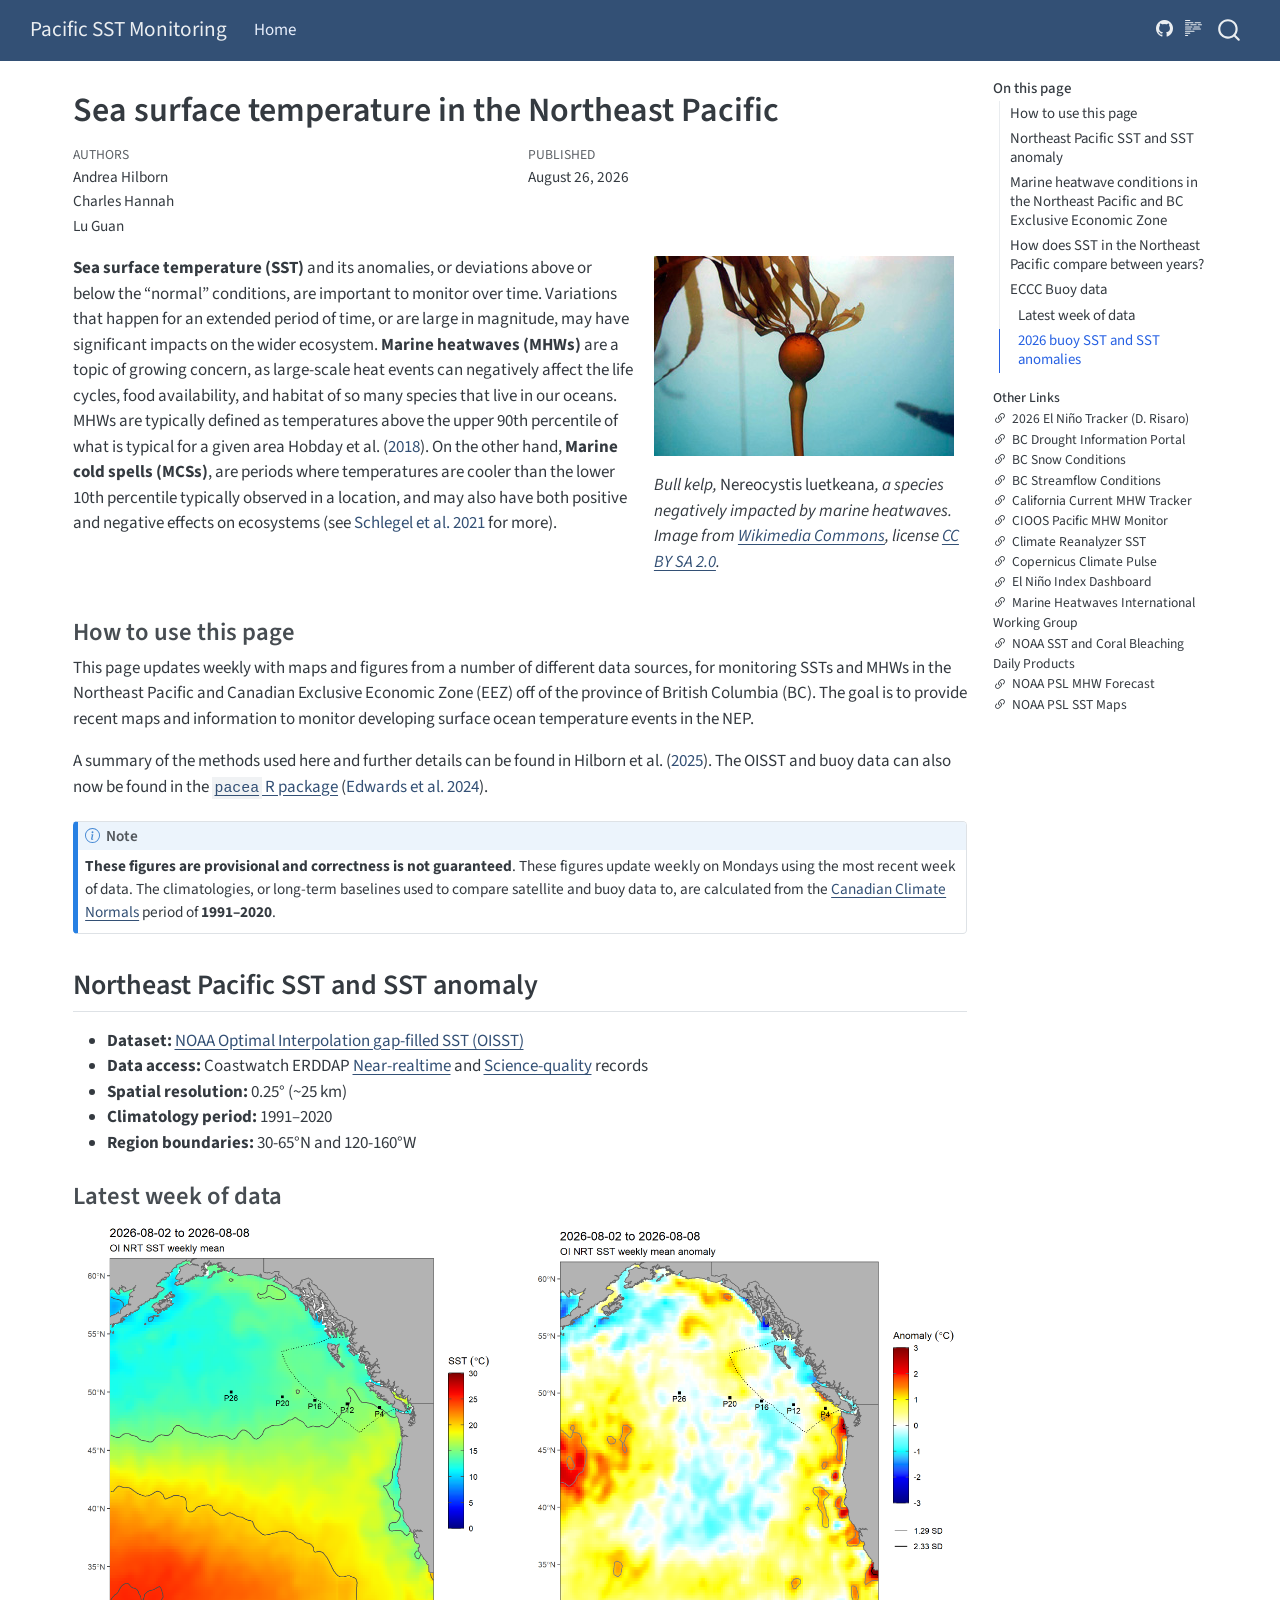
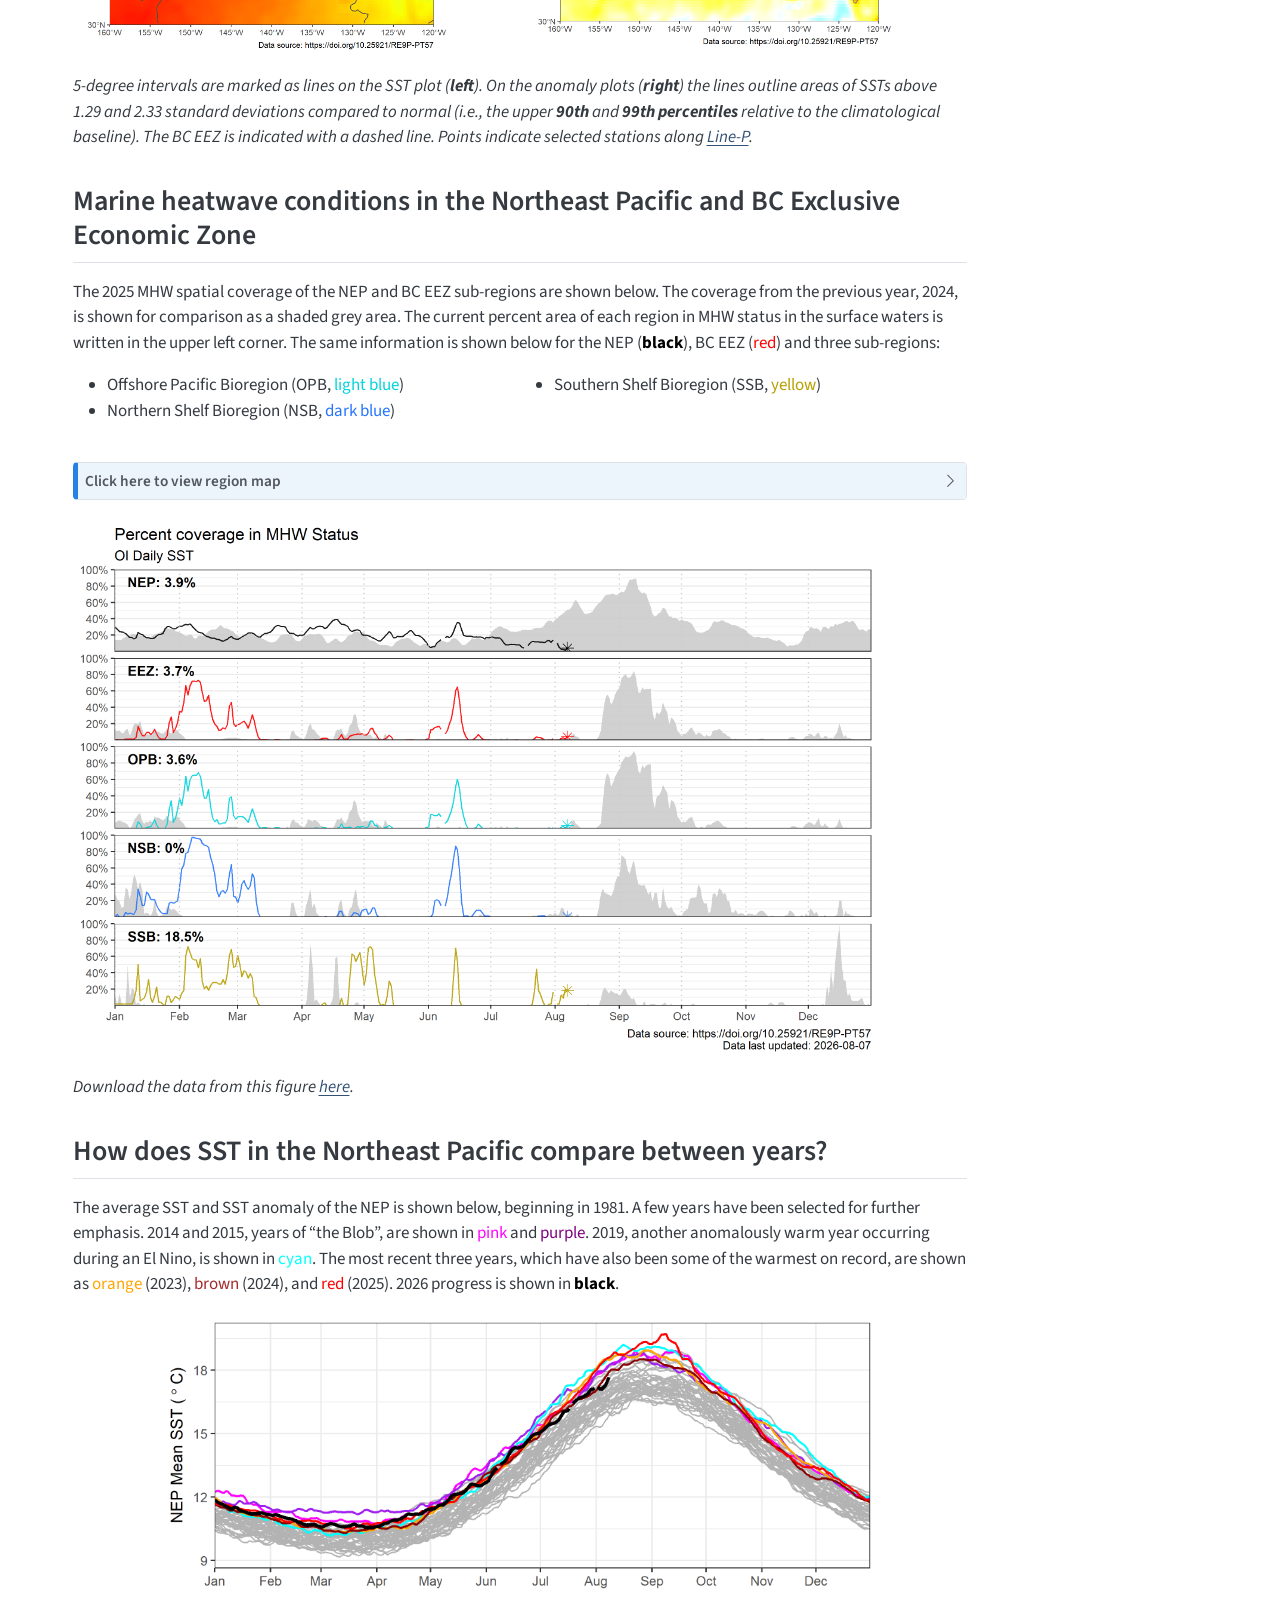
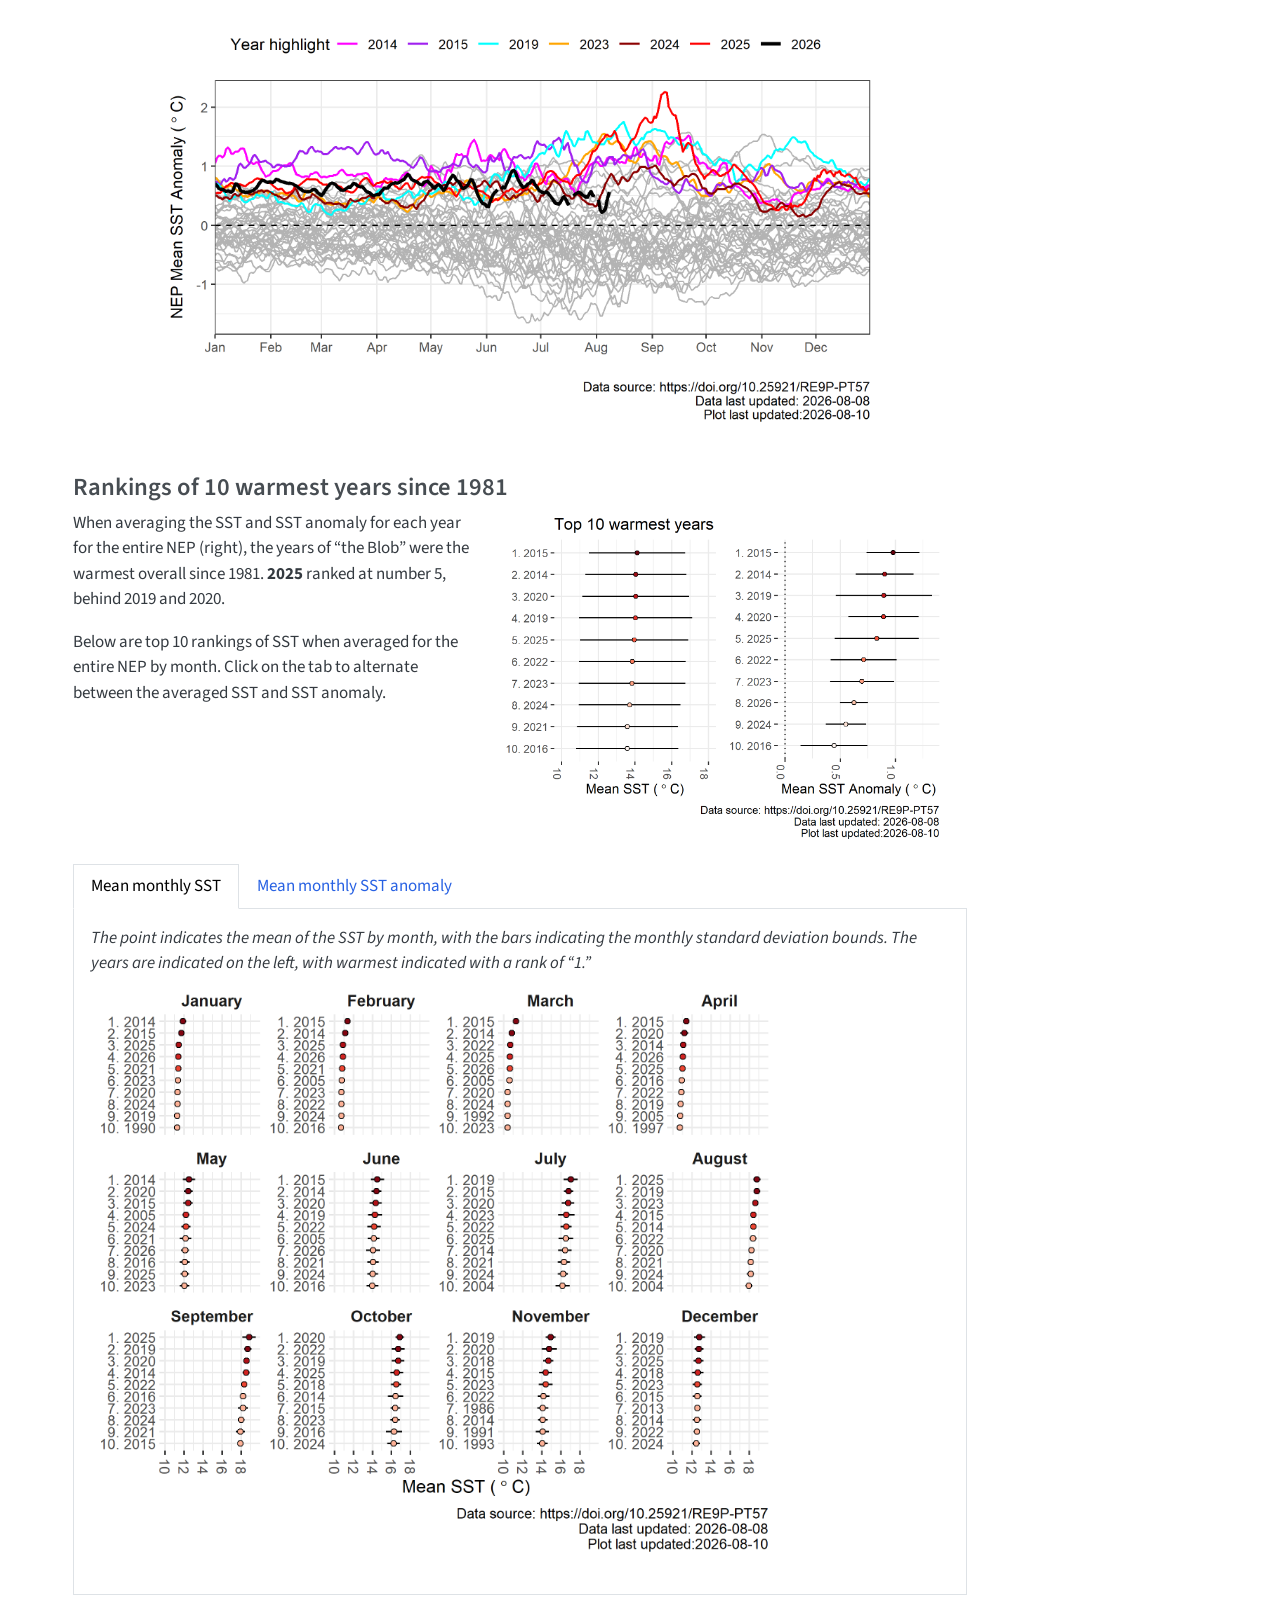
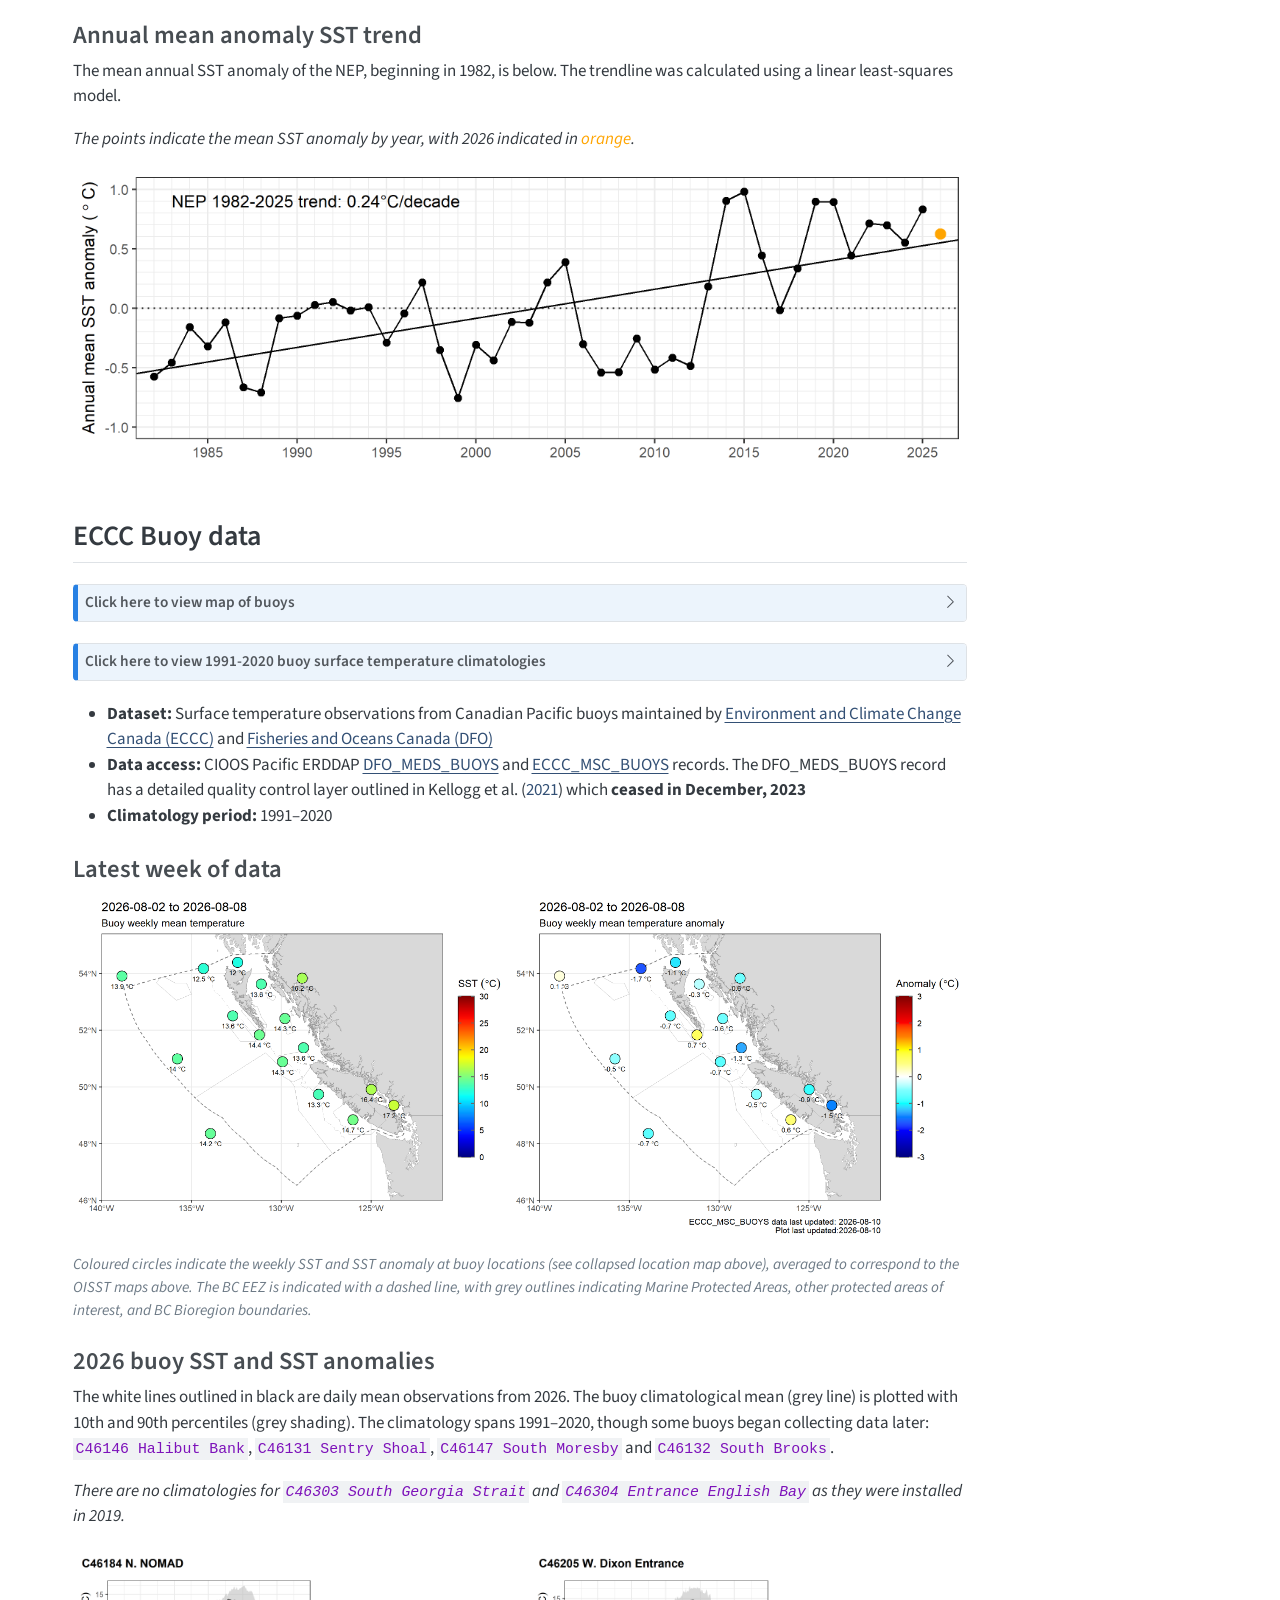
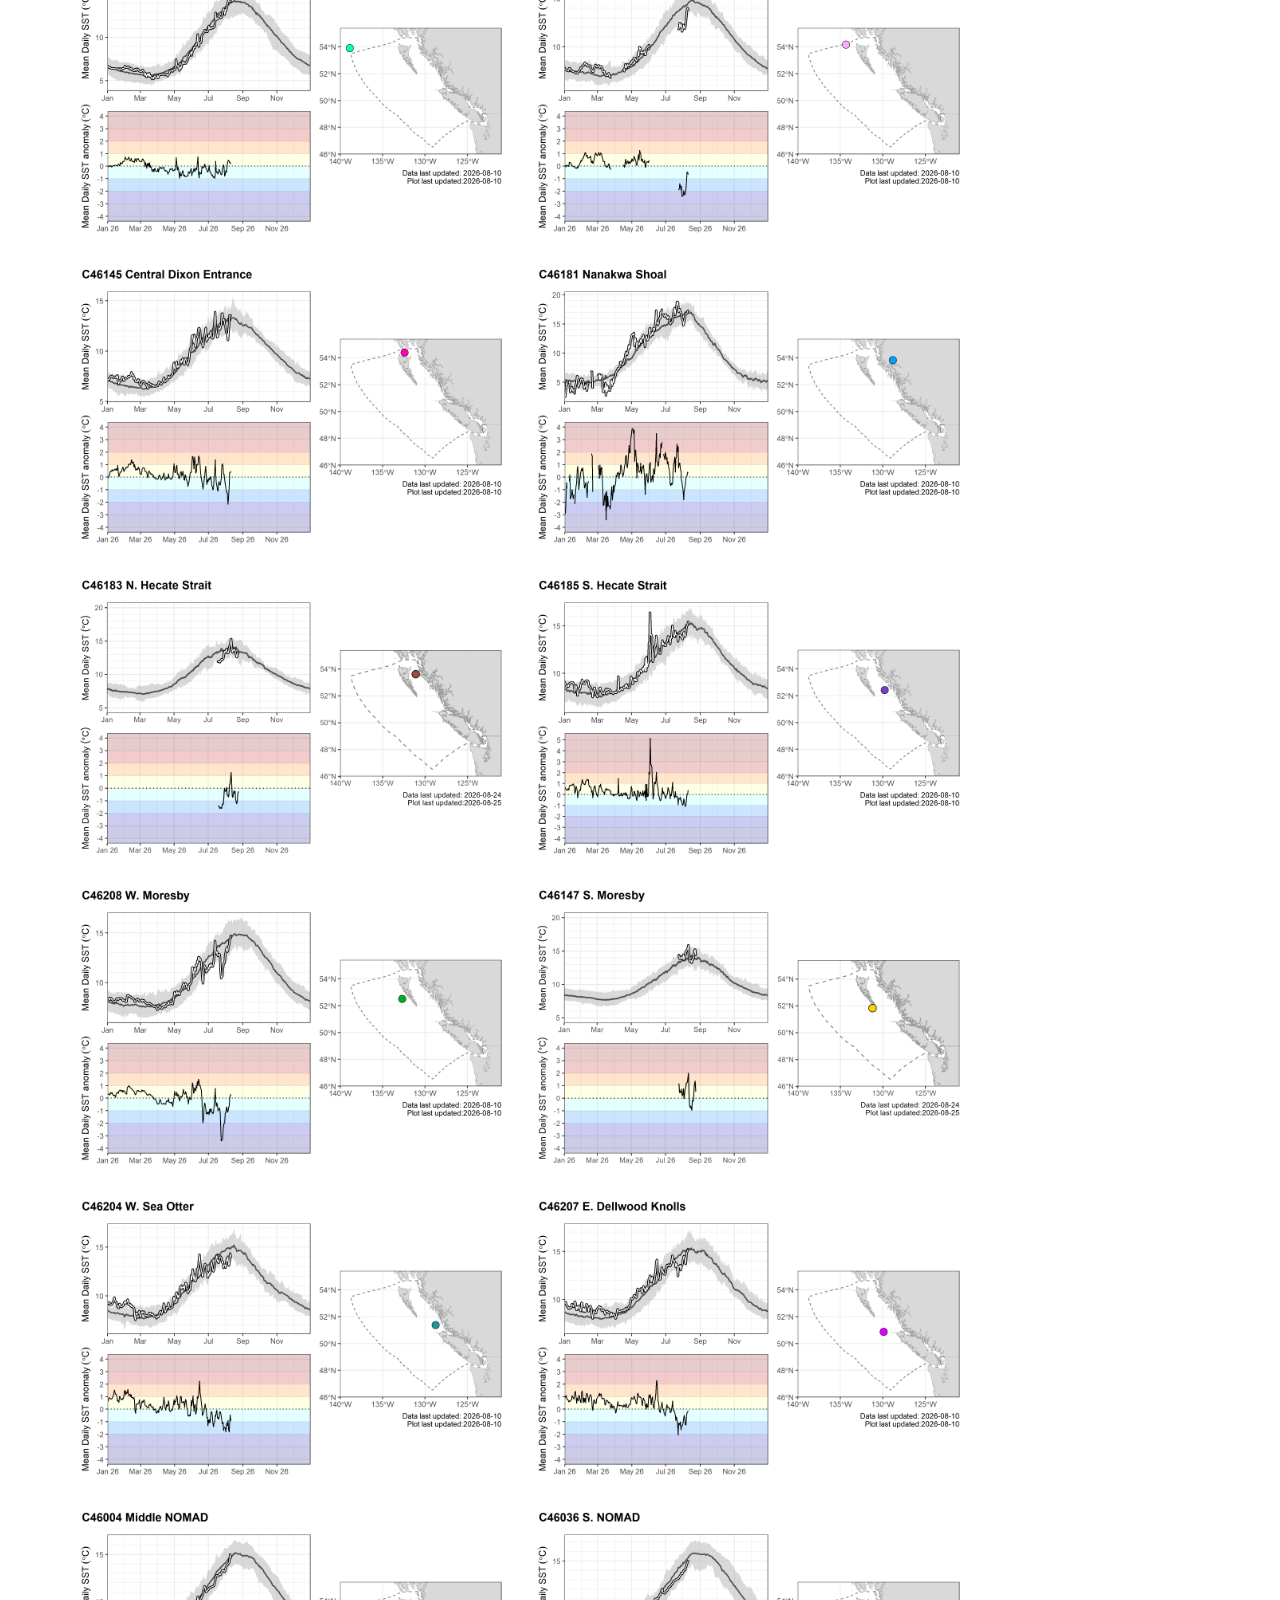
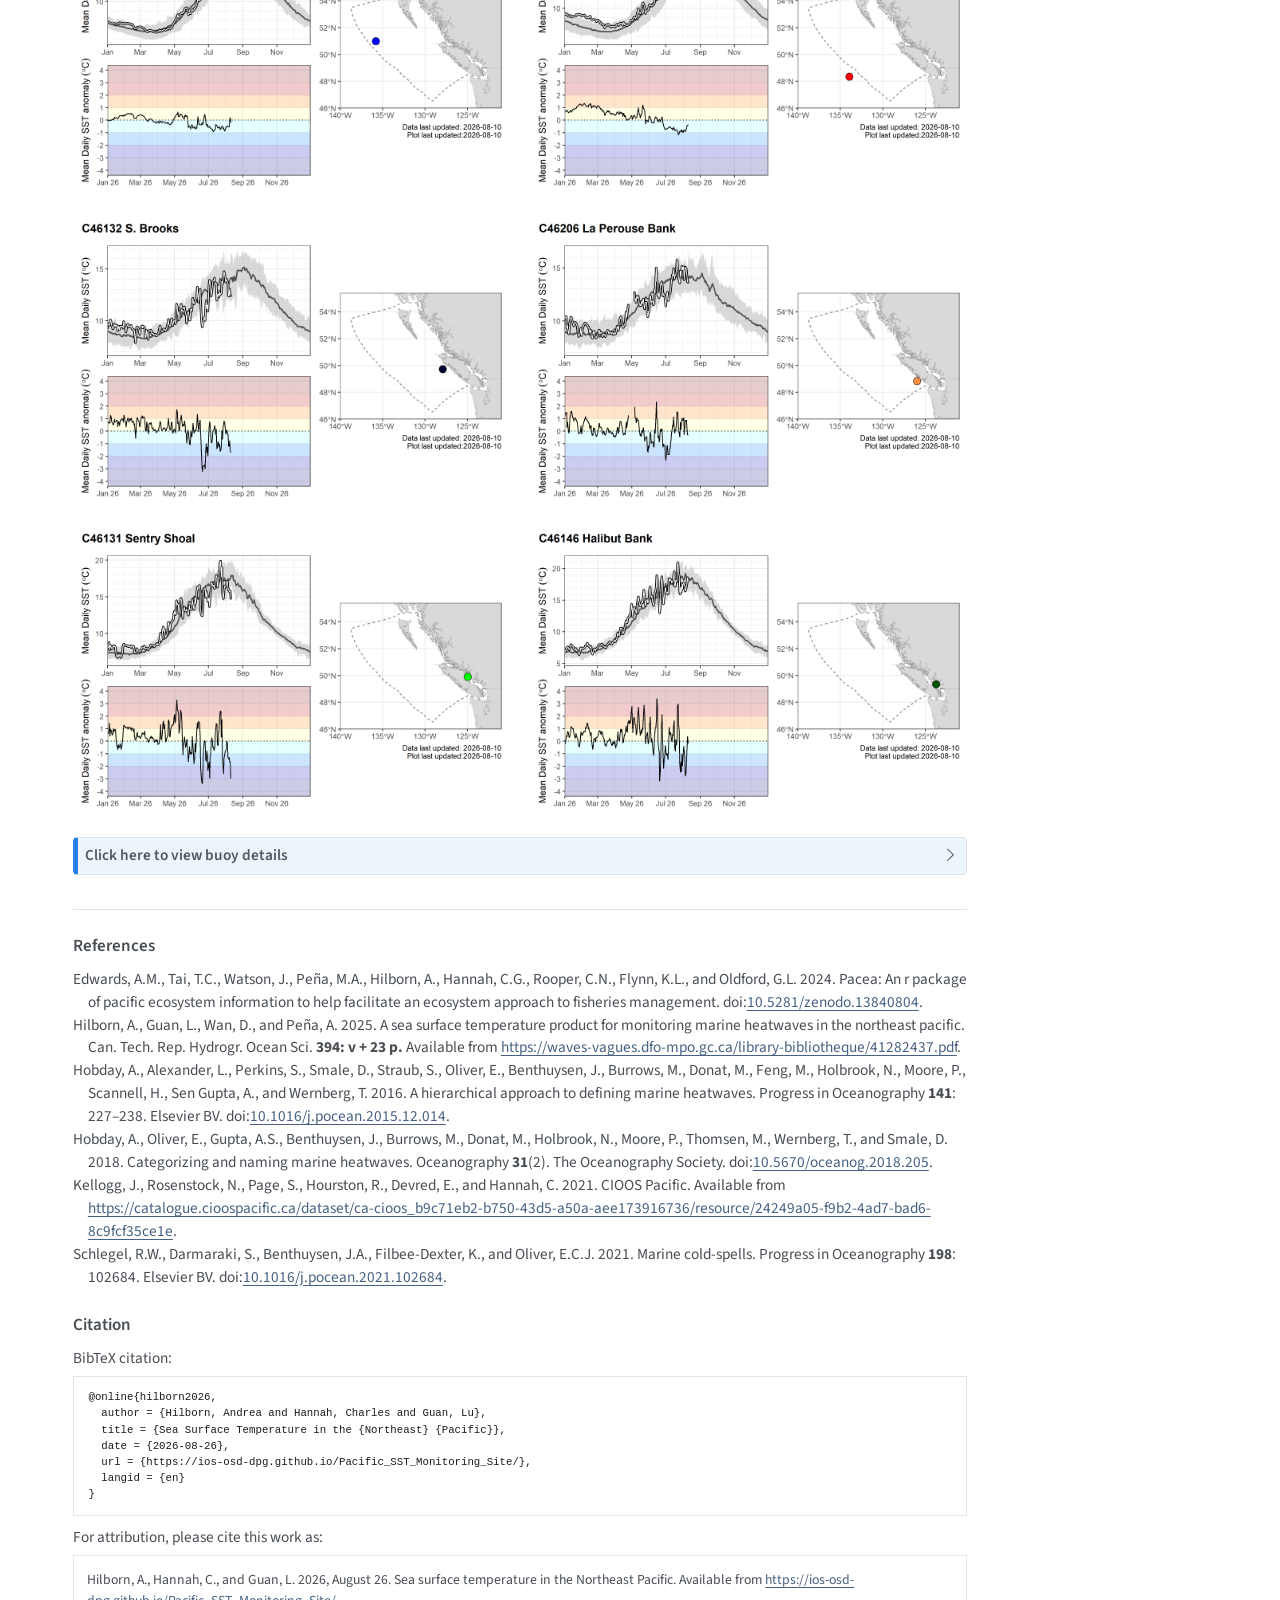
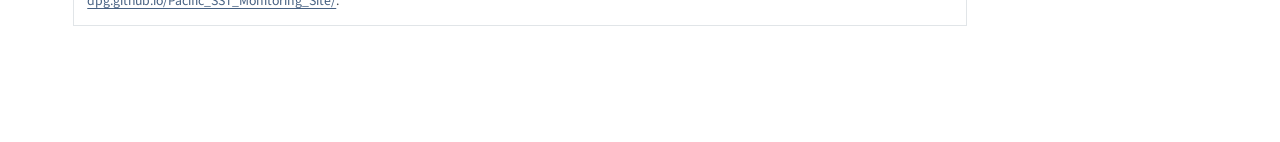
<file: docs/index.html>
<!DOCTYPE html>
<html xmlns="http://www.w3.org/1999/xhtml" lang="en" xml:lang="en"><head>

<meta charset="utf-8">
<meta name="generator" content="quarto-1.9.37">

<meta name="viewport" content="width=device-width, initial-scale=1.0, user-scalable=yes">

<meta name="author" content="Andrea Hilborn">
<meta name="author" content="Charles Hannah">
<meta name="author" content="Lu Guan">
<meta name="dcterms.date" content="2026-08-26">

<title>Sea surface temperature in the Northeast Pacific – Pacific SST Monitoring</title>
<style>
/* Default styles provided by pandoc.
** See https://pandoc.org/MANUAL.html#variables-for-html for config info.
*/
code{white-space: pre-wrap;}
span.smallcaps{font-variant: small-caps;}
div.columns{display: flex; gap: min(4vw, 1.5em);}
div.column{flex: auto; overflow-x: auto;}
div.hanging-indent{margin-left: 1.5em; text-indent: -1.5em;}
ul.task-list{list-style: none;}
ul.task-list li input[type="checkbox"] {
  width: 0.8em;
  margin: 0 0.8em 0.2em -1em; /* quarto-specific, see https://github.com/quarto-dev/quarto-cli/issues/4556 */ 
  vertical-align: middle;
}
/* CSS for citations */
div.csl-bib-body { }
div.csl-entry {
  clear: both;
  margin-bottom: 0em;
}
.hanging-indent div.csl-entry {
  margin-left:2em;
  text-indent:-2em;
}
div.csl-left-margin {
  min-width:2em;
  float:left;
}
div.csl-right-inline {
  margin-left:2em;
  padding-left:1em;
}
div.csl-indent {
  margin-left: 2em;
}</style>


<script src="site_libs/quarto-nav/quarto-nav.js"></script>
<script src="site_libs/quarto-nav/headroom.min.js"></script>
<script src="site_libs/clipboard/clipboard.min.js"></script>
<script src="site_libs/quarto-search/autocomplete.umd.js"></script>
<script src="site_libs/quarto-search/fuse.min.js"></script>
<script src="site_libs/quarto-search/quarto-search.js"></script>
<meta name="quarto:offset" content="./">
<link href="./figures/1F30A.svg" rel="icon" type="image/svg+xml">
<script src="site_libs/quarto-html/quarto.js" type="module"></script>
<script src="site_libs/quarto-html/tabsets/tabsets.js" type="module"></script>
<script src="site_libs/quarto-html/popper.min.js"></script>
<script src="site_libs/quarto-html/tippy.umd.min.js"></script>
<script src="site_libs/quarto-html/anchor.min.js"></script>
<link href="site_libs/quarto-html/tippy.css" rel="stylesheet">
<link href="site_libs/quarto-html/quarto-syntax-highlighting-7f8f88aac4f3542376d5c11b86a4c14d.css" rel="stylesheet" id="quarto-text-highlighting-styles">
<script src="site_libs/bootstrap/bootstrap.min.js"></script>
<link href="site_libs/bootstrap/bootstrap-icons.css" rel="stylesheet">
<link href="site_libs/bootstrap/bootstrap-6aceeee8ec4a1783ce4bea7d95453004.min.css" rel="stylesheet" append-hash="true" id="quarto-bootstrap" data-mode="light">
<script id="quarto-search-options" type="application/json">{
  "location": "navbar",
  "copy-button": false,
  "collapse-after": 3,
  "panel-placement": "end",
  "type": "overlay",
  "limit": 50,
  "keyboard-shortcut": [
    "f",
    "/",
    "s"
  ],
  "show-item-context": false,
  "language": {
    "search-no-results-text": "No results",
    "search-matching-documents-text": "matching documents",
    "search-copy-link-title": "Copy link to search",
    "search-hide-matches-text": "Hide additional matches",
    "search-more-match-text": "more match in this document",
    "search-more-matches-text": "more matches in this document",
    "search-clear-button-title": "Clear",
    "search-text-placeholder": "",
    "search-detached-cancel-button-title": "Cancel",
    "search-submit-button-title": "Submit",
    "search-label": "Search"
  }
}</script>


<link rel="stylesheet" href="styles.css">
</head>

<body class="nav-fixed quarto-light">

<div id="quarto-search-results"></div>
  <header id="quarto-header" class="headroom fixed-top">
    <nav class="navbar navbar-expand-lg " data-bs-theme="dark">
      <div class="navbar-container container-fluid">
      <div class="navbar-brand-container mx-auto">
    <a class="navbar-brand" href="./index.html">
    <span class="navbar-title">Pacific SST Monitoring</span>
    </a>
  </div>
            <div id="quarto-search" class="" title="Search"></div>
          <button class="navbar-toggler" type="button" data-bs-toggle="collapse" data-bs-target="#navbarCollapse" aria-controls="navbarCollapse" role="menu" aria-expanded="false" aria-label="Toggle navigation" onclick="if (window.quartoToggleHeadroom) { window.quartoToggleHeadroom(); }">
  <span class="navbar-toggler-icon"></span>
</button>
          <div class="collapse navbar-collapse" id="navbarCollapse">
            <ul class="navbar-nav navbar-nav-scroll me-auto">
  <li class="nav-item">
    <a class="nav-link active" href="./index.html" aria-current="page"> 
<span class="menu-text">Home</span></a>
  </li>  
</ul>
          </div> <!-- /navcollapse -->
            <div class="quarto-navbar-tools">
    <a href="https://github.com/IOS-OSD-DPG/Pacific_SST_Monitoring" title="" class="quarto-navigation-tool px-1" aria-label="Northeast Pacific SST monitoring"><i class="bi bi-github"></i></a>
  <a href="" class="quarto-reader-toggle quarto-navigation-tool px-1" onclick="window.quartoToggleReader(); return false;" title="Toggle reader mode">
  <div class="quarto-reader-toggle-btn">
  <i class="bi"></i>
  </div>
</a>
</div>
      </div> <!-- /container-fluid -->
    </nav>
</header>
<!-- content -->
<div id="quarto-content" class="quarto-container page-columns page-rows-contents page-layout-full page-navbar">
<!-- sidebar -->
<!-- margin-sidebar -->
    <div id="quarto-margin-sidebar" class="sidebar margin-sidebar">
        <nav id="TOC" role="doc-toc" class="toc-active">
    <h2 id="toc-title">On this page</h2>
   
  <ul>
  <li><a href="#how-to-use-this-page" id="toc-how-to-use-this-page" class="nav-link active" data-scroll-target="#how-to-use-this-page">How to use this page</a></li>
  <li><a href="#northeast-pacific-sst-and-sst-anomaly" id="toc-northeast-pacific-sst-and-sst-anomaly" class="nav-link" data-scroll-target="#northeast-pacific-sst-and-sst-anomaly">Northeast Pacific SST and SST anomaly</a>
  <ul class="collapse">
  <li><a href="#latest-week-of-data" id="toc-latest-week-of-data" class="nav-link" data-scroll-target="#latest-week-of-data">Latest week of data</a></li>
  </ul></li>
  <li><a href="#marine-heatwave-conditions-in-the-northeast-pacific-and-bc-exclusive-economic-zone" id="toc-marine-heatwave-conditions-in-the-northeast-pacific-and-bc-exclusive-economic-zone" class="nav-link" data-scroll-target="#marine-heatwave-conditions-in-the-northeast-pacific-and-bc-exclusive-economic-zone">Marine heatwave conditions in the Northeast Pacific and BC Exclusive Economic Zone</a></li>
  <li><a href="#how-does-sst-in-the-northeast-pacific-compare-between-years" id="toc-how-does-sst-in-the-northeast-pacific-compare-between-years" class="nav-link" data-scroll-target="#how-does-sst-in-the-northeast-pacific-compare-between-years">How does SST in the Northeast Pacific compare between years?</a>
  <ul class="collapse">
  <li><a href="#rankings-of-10-warmest-years-since-1981" id="toc-rankings-of-10-warmest-years-since-1981" class="nav-link" data-scroll-target="#rankings-of-10-warmest-years-since-1981">Rankings of 10 warmest years since 1981</a></li>
  <li><a href="#annual-mean-anomaly-sst-trend" id="toc-annual-mean-anomaly-sst-trend" class="nav-link" data-scroll-target="#annual-mean-anomaly-sst-trend">Annual mean anomaly SST trend</a></li>
  </ul></li>
  <li><a href="#eccc-buoy-data" id="toc-eccc-buoy-data" class="nav-link" data-scroll-target="#eccc-buoy-data">ECCC Buoy data</a>
  <ul class="collapse">
  <li><a href="#latest-week-of-data-1" id="toc-latest-week-of-data-1" class="nav-link" data-scroll-target="#latest-week-of-data-1">Latest week of data</a></li>
  <li><a href="#buoy-sst-and-sst-anomalies" id="toc-buoy-sst-and-sst-anomalies" class="nav-link" data-scroll-target="#buoy-sst-and-sst-anomalies">2026 buoy SST and SST anomalies</a></li>
  </ul></li>
  </ul>
<div class="quarto-other-links"><h2>Other Links</h2><ul><li><a href="https://danielarisaro.ar/portfolio/enso-tracker/"><i class="bi bi-link-45deg"></i>2026 El Niño Tracker (D. Risaro)</a></li><li><a href="https://droughtportal.gov.bc.ca/"><i class="bi bi-link-45deg"></i>BC Drought Information Portal</a></li><li><a href="https://www2.gov.bc.ca/gov/content/environment/air-land-water/water/drought-flooding-dikes-dams/river-forecast-centre/snow-survey-water-supply-bulletin/snow-conditions-commentary"><i class="bi bi-link-45deg"></i>BC Snow Conditions</a></li><li><a href="https://bcrfc.env.gov.bc.ca/lowflow/map_7dayflow.html"><i class="bi bi-link-45deg"></i>BC Streamflow Conditions</a></li><li><a href="https://www.integratedecosystemassessment.noaa.gov/regions/california-current/california-current-marine-heatwave-tracker-blobtracker"><i class="bi bi-link-45deg"></i>California Current MHW Tracker</a></li><li><a href="https://cioospacific.ca/applied-data/marine-heat-monitor/"><i class="bi bi-link-45deg"></i>CIOOS Pacific MHW Monitor</a></li><li><a href="https://climatereanalyzer.org/clim/sst_daily/?dm_id=world2"><i class="bi bi-link-45deg"></i>Climate Reanalyzer SST</a></li><li><a href="https://pulse.climate.copernicus.eu/"><i class="bi bi-link-45deg"></i>Copernicus Climate Pulse</a></li><li><a href="https://psl.noaa.gov/enso/dashboard.html"><i class="bi bi-link-45deg"></i>El Niño Index Dashboard</a></li><li><a href="https://www.marineheatwaves.org/"><i class="bi bi-link-45deg"></i>Marine Heatwaves International Working Group</a></li><li><a href="https://www.ospo.noaa.gov/products/ocean/cb/sst5km/?product=ssta"><i class="bi bi-link-45deg"></i>NOAA SST and Coral Bleaching Daily Products</a></li><li><a href="https://psl.noaa.gov/marine-heatwaves/#report"><i class="bi bi-link-45deg"></i>NOAA PSL MHW Forecast</a></li><li><a href="https://psl.noaa.gov/map/clim/sst.shtml"><i class="bi bi-link-45deg"></i>NOAA PSL SST Maps</a></li></ul></div></nav>
    </div>
<!-- main -->
<main class="content column-page-left" id="quarto-document-content">

<header id="title-block-header" class="quarto-title-block default">
<div class="quarto-title">
<h1 class="title">Sea surface temperature in the Northeast Pacific</h1>
</div>



<div class="quarto-title-meta column-page-left">

    <div>
    <div class="quarto-title-meta-heading">Authors</div>
    <div class="quarto-title-meta-contents">
             <p>Andrea Hilborn </p>
             <p>Charles Hannah </p>
             <p>Lu Guan </p>
          </div>
  </div>
    
    <div>
    <div class="quarto-title-meta-heading">Published</div>
    <div class="quarto-title-meta-contents">
      <p class="date">August 26, 2026</p>
    </div>
  </div>
  
    
  </div>
  


</header>


<!-- blue 1: #335075ff -->
<!-- blue 2: #243850ff -->
<div class="columns">
<div class="column" style="width:63%;">
<p><strong>Sea surface temperature (SST)</strong> and its anomalies, or deviations above or below the “normal” conditions, are important to monitor over time. Variations that happen for an extended period of time, or are large in magnitude, may have significant impacts on the wider ecosystem. <strong>Marine heatwaves (MHWs)</strong> are a topic of growing concern, as large-scale heat events can negatively affect the life cycles, food availability, and habitat of so many species that live in our oceans. MHWs are typically defined as temperatures above the upper 90th percentile of what is typical for a given area <span class="citation" data-cites="Hobday2016">Hobday et al. (<a href="#ref-Hobday2018" role="doc-biblioref">2018</a>)</span>. On the other hand, <strong>Marine cold spells (MCSs)</strong>, are periods where temperatures are cooler than the lower 10th percentile typically observed in a location, and may also have both positive and negative effects on ecosystems <span class="citation" data-cites="Schlegel2021">(see <a href="#ref-Schlegel2021" role="doc-biblioref">Schlegel et al. 2021</a> for more)</span>.</p>
</div><div class="column" style="width:2%;">

</div><div class="column" style="width:35%;">
<div>
<p><img src="./figures/Nereocystis_luetkeana.jpg" class="img-fluid"></p>
<p><em>Bull kelp,</em> Nereocystis luetkeana<em>, a species negatively impacted by marine heatwaves. Image from <a href="https://commons.wikimedia.org/wiki/File:Nereocystis_luetkeana.jpg">Wikimedia Commons</a>, license <a href="https://creativecommons.org/licenses/by/2.0">CC BY SA 2.0</a>.</em></p>
</div>
</div>
</div>
<section id="how-to-use-this-page" class="level3">
<h3 class="anchored" data-anchor-id="how-to-use-this-page">How to use this page</h3>
<p>This page updates weekly with maps and figures from a number of different data sources, for monitoring SSTs and MHWs in the Northeast Pacific and Canadian Exclusive Economic Zone (EEZ) off of the province of British Columbia (BC). The goal is to provide recent maps and information to monitor developing surface ocean temperature events in the NEP.</p>
<p>A summary of the methods used here and further details can be found in <span class="citation" data-cites="Hilborn2025">Hilborn et al. (<a href="#ref-Hilborn2025" role="doc-biblioref">2025</a>)</span>. The OISST and buoy data can also now be found in the <a href="https://github.com/pbs-assess/pacea"><code>pacea</code> R package</a> <span class="citation" data-cites="Edwards2024">(<a href="#ref-Edwards2024" role="doc-biblioref">Edwards et al. 2024</a>)</span>.</p>
<div class="callout callout-style-default callout-note callout-titled">
<div class="callout-header d-flex align-content-center">
<div class="callout-icon-container">
<i class="callout-icon"></i>
</div>
<div class="callout-title-container flex-fill">
Note
</div>
</div>
<div class="callout-body-container callout-body">
<p><strong>These figures are provisional and correctness is not guaranteed</strong>. These figures update weekly on Mondays using the most recent week of data. The climatologies, or long-term baselines used to compare satellite and buoy data to, are calculated from the <a href="https://climate.weather.gc.ca/climate_normals/">Canadian Climate Normals</a> period of <strong>1991–2020</strong>.</p>
</div>
</div>
</section>
<section id="northeast-pacific-sst-and-sst-anomaly" class="level2">
<h2 class="anchored" data-anchor-id="northeast-pacific-sst-and-sst-anomaly">Northeast Pacific SST and SST anomaly</h2>
<ul>
<li><strong>Dataset:</strong> <a href="https://www.ncei.noaa.gov/products/optimum-interpolation-sst">NOAA Optimal Interpolation gap-filled SST (OISST)</a></li>
<li><strong>Data access:</strong> Coastwatch ERDDAP <a href="https://coastwatch.pfeg.noaa.gov/erddap/griddap/ncdcOisst21NrtAgg_LonPM180.graph">Near-realtime</a> and <a href="https://coastwatch.pfeg.noaa.gov/erddap/griddap/ncdcOisst21Agg_LonPM180.graph">Science-quality</a> records</li>
<li><strong>Spatial resolution:</strong> 0.25° (~25 km)</li>
<li><strong>Climatology period:</strong> 1991–2020</li>
<li><strong>Region boundaries:</strong> 30-65°N and 120-160°W</li>
</ul>
<section id="latest-week-of-data" class="level3">
<h3 class="anchored" data-anchor-id="latest-week-of-data">Latest week of data</h3>
<div class="quarto-layout-panel" data-layout-ncol="2">
<div class="quarto-layout-row">
<div class="quarto-layout-cell" style="flex-basis: 50.0%;justify-content: center;">
<p><img src="./figures/SST_OI_7-day_rollingavg.png" class="img-fluid"></p>
</div>
<div class="quarto-layout-cell" style="flex-basis: 50.0%;justify-content: center;">
<p><img src="./figures/SST_OI_7-day_rollingavg_anom.png" class="img-fluid"></p>
</div>
</div>
</div>
<p><em>5-degree intervals are marked as lines on the SST plot (<strong>left</strong>). On the anomaly plots (<strong>right</strong>) the lines outline areas of SSTs above 1.29 and 2.33 standard deviations compared to normal (i.e., the upper <strong>90th</strong> and <strong>99th percentiles</strong> relative to the climatological baseline). The BC EEZ is indicated with a dashed line. Points indicate selected stations along <a href="https://www.dfo-mpo.gc.ca/science/data-donnees/line-p/index-eng.html">Line-P</a>.</em></p>
</section>
</section>
<section id="marine-heatwave-conditions-in-the-northeast-pacific-and-bc-exclusive-economic-zone" class="level2">
<h2 class="anchored" data-anchor-id="marine-heatwave-conditions-in-the-northeast-pacific-and-bc-exclusive-economic-zone">Marine heatwave conditions in the Northeast Pacific and BC Exclusive Economic Zone</h2>
<p>The 2025 MHW spatial coverage of the NEP and BC EEZ sub-regions are shown below. The coverage from the previous year, 2024, is shown for comparison as a shaded grey area. The current percent area of each region in MHW status in the surface waters is written in the upper left corner. The same information is shown below for the NEP (<span style="color:black;"><strong>black</strong></span>), BC EEZ (<span style="color:red;">red</span>) and three sub-regions:</p>
<div class="columns">
<div class="column" style="width:50%;">
<ul>
<li>Offshore Pacific Bioregion (OPB, <span style="color:#00d4db;">light blue</span>)</li>
<li>Northern Shelf Bioregion (NSB, <span style="color:#2675fc;">dark blue</span>)</li>
</ul>
</div><div class="column" style="width:50%;">
<ul>
<li>Southern Shelf Bioregion (SSB, <span style="color:#b79f00;">yellow</span>)</li>
</ul>
</div>
</div>
<div class="callout callout-style-default callout-note no-icon callout-titled">
<div class="callout-header d-flex align-content-center collapsed" data-bs-toggle="collapse" data-bs-target=".callout-2-contents" aria-controls="callout-2" aria-expanded="false" aria-label="Toggle callout">
<div class="callout-icon-container">
<i class="callout-icon no-icon"></i>
</div>
<div class="callout-title-container flex-fill">
<span class="screen-reader-only">Note</span>Click here to view region map
</div>
<div class="callout-btn-toggle d-inline-block border-0 py-1 ps-1 pe-0 float-end"><i class="callout-toggle"></i></div>
</div>
<div id="callout-2" class="callout-2-contents callout-collapse collapse">
<div class="callout-body-container callout-body">
<div class="quarto-figure quarto-figure-center">
<figure class="figure">
<p><img src="./figures/BC_MHW_OIRegions.png" class="img-fluid quarto-figure quarto-figure-center figure-img" style="width:40.0%"></p>
</figure>
</div>
</div>
</div>
</div>
<p><img src="./figures/MHW_EEZ_perc_coverage_2026_regions.png" width="90%"></p>
<p><em>Download the data from this figure <a href="https://github.com/IOS-OSD-DPG/Pacific_SST_Monitoring/blob/main/data/MHW_EEZ_values_2025-2026.csv">here</a>.</em></p>
</section>
<section id="how-does-sst-in-the-northeast-pacific-compare-between-years" class="level2">
<h2 class="anchored" data-anchor-id="how-does-sst-in-the-northeast-pacific-compare-between-years">How does SST in the Northeast Pacific compare between years?</h2>
<p>The average SST and SST anomaly of the NEP is shown below, beginning in 1981. A few years have been selected for further emphasis. 2014 and 2015, years of “the Blob”, are shown in <span style="color:magenta;">pink</span> and <span style="color:purple;">purple</span>. 2019, another anomalously warm year occurring during an El Nino, is shown in <span style="color:cyan;">cyan</span>. The most recent three years, which have also been some of the warmest on record, are shown as <span style="color:orange;">orange</span> (2023), <span style="color:brown;">brown</span> (2024), and <span style="color:red;">red</span> (2025). 2026 progress is shown in <span style="color:black;"><strong>black</strong></span>.</p>
<div class="quarto-figure quarto-figure-center">
<figure class="figure">
<p><img src="./figures/NEP_progress.png" class="img-fluid quarto-figure quarto-figure-center figure-img" style="width:80.0%"></p>
</figure>
</div>
<section id="rankings-of-10-warmest-years-since-1981" class="level3">
<h3 class="anchored" data-anchor-id="rankings-of-10-warmest-years-since-1981">Rankings of 10 warmest years since 1981</h3>
<div class="column" style="width:45%;">
<p>When averaging the SST and SST anomaly for each year for the entire NEP (right), the years of “the Blob” were the warmest overall since 1981. <strong>2025</strong> ranked at number 5, behind 2019 and 2020.</p>
<p>Below are top 10 rankings of SST when averaged for the entire NEP by month. Click on the tab to alternate between the averaged SST and SST anomaly.</p>
</div>
<div class="column" style="width:2%;">

</div>
<div class="column" style="width:50%;">
<p><img src="figures/Ranked_SST_years.png" class="img-fluid"></p>
</div>
<div class="tabset-margin-container"></div><div class="panel-tabset">
<ul class="nav nav-tabs" role="tablist"><li class="nav-item" role="presentation"><a class="nav-link active" id="tabset-1-1-tab" data-bs-toggle="tab" data-bs-target="#tabset-1-1" role="tab" aria-controls="tabset-1-1" aria-selected="true" href="">Mean monthly SST</a></li><li class="nav-item" role="presentation"><a class="nav-link" id="tabset-1-2-tab" data-bs-toggle="tab" data-bs-target="#tabset-1-2" role="tab" aria-controls="tabset-1-2" aria-selected="false" href="">Mean monthly SST anomaly</a></li></ul>
<div class="tab-content">
<div id="tabset-1-1" class="tab-pane active" role="tabpanel" aria-labelledby="tabset-1-1-tab">
<p><em>The point indicates the mean of the SST by month, with the bars indicating the monthly standard deviation bounds. The years are indicated on the left, with warmest indicated with a rank of “1.”</em> <img src="./figures/Ranked_SST_months.png" class="img-fluid quarto-figure quarto-figure-center" style="width:80.0%"> <!-- <img src="./figures/Ranked_SST_months.png" width="600"/> --></p>
</div>
<div id="tabset-1-2" class="tab-pane" role="tabpanel" aria-labelledby="tabset-1-2-tab">
<p><em>The point indicates the mean SST <strong>anomaly</strong> by month, with the bars indicating the monthly mean anomaly standard deviation bounds. The years are indicated on the left, with highest mean anomaly indicated with a rank of “1.”</em> <img src="./figures/Ranked_SST_Anom_months.png" class="img-fluid quarto-figure quarto-figure-center" style="width:80.0%"> <!-- <img src="./figures/Ranked_SST_Anom_months.png" width="600"/> --></p>
</div>
</div>
</div>
</section>
<section id="annual-mean-anomaly-sst-trend" class="level3">
<h3 class="anchored" data-anchor-id="annual-mean-anomaly-sst-trend">Annual mean anomaly SST trend</h3>
<p>The mean annual SST anomaly of the NEP, beginning in 1982, is below. The trendline was calculated using a linear least-squares model.</p>
<p><em>The points indicate the mean SST anomaly by year, with 2026 indicated in <span style="color:orange;">orange</span>.</em></p>
<div class="quarto-figure quarto-figure-center">
<figure class="figure">
<p><img src="./figures/NEP_annual_mean_anomaly_trend.png" class="img-fluid quarto-figure quarto-figure-center figure-img"></p>
</figure>
</div>
</section>
</section>
<section id="eccc-buoy-data" class="level2">
<h2 class="anchored" data-anchor-id="eccc-buoy-data">ECCC Buoy data</h2>
<div class="callout callout-style-default callout-note no-icon callout-titled">
<div class="callout-header d-flex align-content-center collapsed" data-bs-toggle="collapse" data-bs-target=".callout-3-contents" aria-controls="callout-3" aria-expanded="false" aria-label="Toggle callout">
<div class="callout-icon-container">
<i class="callout-icon no-icon"></i>
</div>
<div class="callout-title-container flex-fill">
<span class="screen-reader-only">Note</span>Click here to view map of buoys
</div>
<div class="callout-btn-toggle d-inline-block border-0 py-1 ps-1 pe-0 float-end"><i class="callout-toggle"></i></div>
</div>
<div id="callout-3" class="callout-3-contents callout-collapse collapse">
<div class="callout-body-container callout-body">
<div class="quarto-figure quarto-figure-center">
<figure class="figure">
<p><img src="./figures/Daily_mean_buoy_map.png" class="img-fluid quarto-figure quarto-figure-center figure-img" style="width:80.0%"></p>
</figure>
</div>
</div>
</div>
</div>
<div class="callout callout-style-default callout-note no-icon callout-titled">
<div class="callout-header d-flex align-content-center collapsed" data-bs-toggle="collapse" data-bs-target=".callout-4-contents" aria-controls="callout-4" aria-expanded="false" aria-label="Toggle callout">
<div class="callout-icon-container">
<i class="callout-icon no-icon"></i>
</div>
<div class="callout-title-container flex-fill">
<span class="screen-reader-only">Note</span>Click here to view 1991-2020 buoy surface temperature climatologies
</div>
<div class="callout-btn-toggle d-inline-block border-0 py-1 ps-1 pe-0 float-end"><i class="callout-toggle"></i></div>
</div>
<div id="callout-4" class="callout-4-contents callout-collapse collapse">
<div class="callout-body-container callout-body">
<div class="quarto-figure quarto-figure-center">
<figure class="figure">
<p><img src="./figures/Daily_mean_SSTP_clims.png" class="img-fluid quarto-figure quarto-figure-center figure-img" style="width:75.0%"></p>
</figure>
</div>
</div>
</div>
</div>
<ul>
<li><strong>Dataset:</strong> Surface temperature observations from Canadian Pacific buoys maintained by <a href="https://www.canada.ca/en/environment-climate-change/services/general-marine-weather-information/observations/buoy.html">Environment and Climate Change Canada (ECCC)</a> and <a href="https://www.pac.dfo-mpo.gc.ca/science/oceans/data-donnees/buoydata-donneebouee/index-eng.html">Fisheries and Oceans Canada (DFO)</a></li>
<li><strong>Data access:</strong> CIOOS Pacific ERDDAP <a href="https://data.cioospacific.ca/erddap/info/DFO_MEDS_BUOYS/index.html">DFO_MEDS_BUOYS</a> and <a href="https://data.cioospacific.ca/erddap/info/ECCC_MSC_BUOYS/index.html">ECCC_MSC_BUOYS</a> records. The DFO_MEDS_BUOYS record has a detailed quality control layer outlined in <span class="citation" data-cites="Kellogg2021">Kellogg et al. (<a href="#ref-Kellogg2021" role="doc-biblioref">2021</a>)</span> which <strong>ceased in December, 2023</strong></li>
<li><strong>Climatology period:</strong> 1991–2020</li>
</ul>
<section id="latest-week-of-data-1" class="level3">
<h3 class="anchored" data-anchor-id="latest-week-of-data-1">Latest week of data</h3>
<div class="quarto-figure quarto-figure-center">
<figure class="figure">
<p><img src="./figures/Buoy_week_SST_7-day_rollingavg.png" class="img-fluid figure-img"></p>
<figcaption><em>Coloured circles indicate the weekly SST and SST anomaly at buoy locations (see collapsed location map above), averaged to correspond to the OISST maps above. The BC EEZ is indicated with a dashed line, with grey outlines indicating Marine Protected Areas, other protected areas of interest, and BC Bioregion boundaries.</em></figcaption>
</figure>
</div>
</section>
<section id="buoy-sst-and-sst-anomalies" class="level3">
<h3 class="anchored" data-anchor-id="buoy-sst-and-sst-anomalies">2026 buoy SST and SST anomalies</h3>
<p>The white lines outlined in black are daily mean observations from 2026. The buoy climatological mean (grey line) is plotted with 10th and 90th percentiles (grey shading). The climatology spans 1991–2020, though some buoys began collecting data later: <code>C46146 Halibut Bank</code>, <code>C46131 Sentry Shoal</code>, <code>C46147 South Moresby</code> and <code>C46132 South Brooks</code>.</p>
<p><em>There are no climatologies for <code>C46303 South Georgia Strait</code> and <code>C46304 Entrance English Bay</code> as they were installed in 2019.</em></p>
<div class="quarto-layout-panel" data-layout-ncol="2">
<div class="quarto-layout-row">
<div class="quarto-layout-cell" style="flex-basis: 50.0%;justify-content: center;">
<p><img src="./figures/Daily_mean_SSTP_2026_C46184.png" class="img-fluid"></p>
</div>
<div class="quarto-layout-cell" style="flex-basis: 50.0%;justify-content: center;">
<p><img src="./figures/Daily_mean_SSTP_2026_C46205.png" class="img-fluid"></p>
</div>
</div>
</div>
<!-- <p align="center"> -->
<!-- <img src="./figures/Daily_mean_SSTP_2026_C46184.png" width="43%"/>         <img src="./figures/Daily_mean_SSTP_2026_C46205.png" width="43%"/> -->
<!-- </p> -->
<div class="quarto-layout-panel" data-layout-ncol="2">
<div class="quarto-layout-row">
<div class="quarto-layout-cell" style="flex-basis: 50.0%;justify-content: center;">
<p><img src="./figures/Daily_mean_SSTP_2026_C46145.png" class="img-fluid"></p>
</div>
<div class="quarto-layout-cell" style="flex-basis: 50.0%;justify-content: center;">
<p><img src="./figures/Daily_mean_SSTP_2026_C46181.png" class="img-fluid"></p>
</div>
</div>
</div>
<div class="quarto-layout-panel" data-layout-ncol="2">
<div class="quarto-layout-row">
<div class="quarto-layout-cell" style="flex-basis: 50.0%;justify-content: center;">
<p><img src="./figures/Daily_mean_SSTP_2026_C46183.png" class="img-fluid"></p>
</div>
<div class="quarto-layout-cell" style="flex-basis: 50.0%;justify-content: center;">
<p><img src="./figures/Daily_mean_SSTP_2026_C46185.png" class="img-fluid"></p>
</div>
</div>
</div>
<div class="quarto-layout-panel" data-layout-ncol="2">
<div class="quarto-layout-row">
<div class="quarto-layout-cell" style="flex-basis: 50.0%;justify-content: center;">
<p><img src="./figures/Daily_mean_SSTP_2026_C46208.png" class="img-fluid"></p>
</div>
<div class="quarto-layout-cell" style="flex-basis: 50.0%;justify-content: center;">
<p><img src="./figures/Daily_mean_SSTP_2026_C46147.png" class="img-fluid"></p>
</div>
</div>
</div>
<div class="quarto-layout-panel" data-layout-ncol="2">
<div class="quarto-layout-row">
<div class="quarto-layout-cell" style="flex-basis: 50.0%;justify-content: center;">
<p><img src="./figures/Daily_mean_SSTP_2026_C46204.png" class="img-fluid"></p>
</div>
<div class="quarto-layout-cell" style="flex-basis: 50.0%;justify-content: center;">
<p><img src="./figures/Daily_mean_SSTP_2026_C46207.png" class="img-fluid"></p>
</div>
</div>
</div>
<div class="quarto-layout-panel" data-layout-ncol="2">
<div class="quarto-layout-row">
<div class="quarto-layout-cell" style="flex-basis: 50.0%;justify-content: center;">
<p><img src="./figures/Daily_mean_SSTP_2026_C46004.png" class="img-fluid"></p>
</div>
<div class="quarto-layout-cell" style="flex-basis: 50.0%;justify-content: center;">
<p><img src="./figures/Daily_mean_SSTP_2026_C46036.png" class="img-fluid"></p>
</div>
</div>
</div>
<div class="quarto-layout-panel" data-layout-ncol="2">
<div class="quarto-layout-row">
<div class="quarto-layout-cell" style="flex-basis: 50.0%;justify-content: center;">
<p><img src="./figures/Daily_mean_SSTP_2026_C46132.png" class="img-fluid"></p>
</div>
<div class="quarto-layout-cell" style="flex-basis: 50.0%;justify-content: center;">
<p><img src="./figures/Daily_mean_SSTP_2026_C46206.png" class="img-fluid"></p>
</div>
</div>
</div>
<div class="quarto-layout-panel" data-layout-ncol="2">
<div class="quarto-layout-row">
<div class="quarto-layout-cell" style="flex-basis: 50.0%;justify-content: center;">
<p><img src="./figures/Daily_mean_SSTP_2026_C46131.png" class="img-fluid"></p>
</div>
<div class="quarto-layout-cell" style="flex-basis: 50.0%;justify-content: center;">
<p><img src="./figures/Daily_mean_SSTP_2026_C46146.png" class="img-fluid"></p>
</div>
</div>
</div>
<div class="callout callout-style-default callout-note no-icon callout-titled">
<div class="callout-header d-flex align-content-center collapsed" data-bs-toggle="collapse" data-bs-target=".callout-5-contents" aria-controls="callout-5" aria-expanded="false" aria-label="Toggle callout">
<div class="callout-icon-container">
<i class="callout-icon no-icon"></i>
</div>
<div class="callout-title-container flex-fill">
<span class="screen-reader-only">Note</span>Click here to view buoy details
</div>
<div class="callout-btn-toggle d-inline-block border-0 py-1 ps-1 pe-0 float-end"><i class="callout-toggle"></i></div>
</div>
<div id="callout-5" class="callout-5-contents callout-collapse collapse">
<div class="callout-body-container callout-body">
<p>The start dates listed here may not correspond with other sources (e.g.&nbsp;the <a href="https://www.pac.dfo-mpo.gc.ca/science/oceans/data-donnees/buoydata-donneebouee/index-eng.html">ECCC website</a>) but represent the data record available at the sources listed above, as of December 2023.</p>
<p>An up-to-date buoy status report can be viewed here: <a href="https://collaboration.cmc.ec.gc.ca/cmc/wbs/bplatstat.html" class="uri">https://collaboration.cmc.ec.gc.ca/cmc/wbs/bplatstat.html</a></p>
<table class="caption-top table">
<thead>
<tr class="header">
<th>Stn ID</th>
<th>Start Date</th>
<th>Longitude</th>
<th>Latitude</th>
</tr>
</thead>
<tbody>
<tr class="odd">
<td><a href="https://www.meds-sdmm.dfo-mpo.gc.ca/isdm-gdsi/waves-vagues/data-donnees/data-donnees-eng.asp?medsid=C46004">C46004 Middle NOMAD</a></td>
<td>1988-08-04</td>
<td>-136.10</td>
<td>50.93</td>
</tr>
<tr class="even">
<td><a href="https://www.meds-sdmm.dfo-mpo.gc.ca/isdm-gdsi/waves-vagues/data-donnees/data-donnees-eng.asp?medsid=C46036">C46036 South NOMAD</a></td>
<td>1987-09-22</td>
<td>-133.94</td>
<td>48.35</td>
</tr>
<tr class="odd">
<td><a href="https://www.meds-sdmm.dfo-mpo.gc.ca/isdm-gdsi/waves-vagues/data-donnees/data-donnees-eng.asp?medsid=C46131">C46131 Sentry Shoal</a></td>
<td>1992-10-20</td>
<td>-124.99</td>
<td>49.91</td>
</tr>
<tr class="even">
<td><a href="https://www.meds-sdmm.dfo-mpo.gc.ca/isdm-gdsi/waves-vagues/data-donnees/data-donnees-eng.asp?medsid=C46132">C46132 South Brooks</a></td>
<td>1994-05-05</td>
<td>-127.93</td>
<td>49.74</td>
</tr>
<tr class="odd">
<td><a href="https://www.meds-sdmm.dfo-mpo.gc.ca/isdm-gdsi/waves-vagues/data-donnees/data-donnees-eng.asp?medsid=C46145">C46145 Central Dixon Entrance</a></td>
<td>1991-04-16</td>
<td>-132.42</td>
<td>54.38</td>
</tr>
<tr class="even">
<td><a href="https://www.meds-sdmm.dfo-mpo.gc.ca/isdm-gdsi/waves-vagues/data-donnees/data-donnees-eng.asp?medsid=C46146">C46146 Halibut Bank</a></td>
<td>1992-03-13</td>
<td>-123.73</td>
<td>49.34</td>
</tr>
<tr class="odd">
<td><a href="https://www.meds-sdmm.dfo-mpo.gc.ca/isdm-gdsi/waves-vagues/data-donnees/data-donnees-eng.asp?medsid=C46147">C46147 South Moresby</a></td>
<td>1993-06-17</td>
<td>-131.23</td>
<td>51.83</td>
</tr>
<tr class="even">
<td><a href="https://www.meds-sdmm.dfo-mpo.gc.ca/isdm-gdsi/waves-vagues/data-donnees/data-donnees-eng.asp?medsid=C46181">C46181 Nanakwa Shoal</a></td>
<td>1988-11-22</td>
<td>-128.84</td>
<td>53.82</td>
</tr>
<tr class="odd">
<td><a href="https://www.meds-sdmm.dfo-mpo.gc.ca/isdm-gdsi/waves-vagues/data-donnees/data-donnees-eng.asp?medsid=C46183">C46183 North Hecate Strait</a></td>
<td>1991-05-15</td>
<td>-131.14</td>
<td>53.57</td>
</tr>
<tr class="even">
<td><a href="https://www.meds-sdmm.dfo-mpo.gc.ca/isdm-gdsi/waves-vagues/data-donnees/data-donnees-eng.asp?medsid=C46184">C46184 North NOMAD</a></td>
<td>1987-09-20</td>
<td>-138.85</td>
<td>53.92</td>
</tr>
<tr class="odd">
<td><a href="https://www.meds-sdmm.dfo-mpo.gc.ca/isdm-gdsi/waves-vagues/data-donnees/data-donnees-eng.asp?medsid=C46185">C46185 South Hecate Strait</a></td>
<td>1991-09-12</td>
<td>-129.79</td>
<td>52.42</td>
</tr>
<tr class="even">
<td><a href="https://www.meds-sdmm.dfo-mpo.gc.ca/isdm-gdsi/waves-vagues/data-donnees/data-donnees-eng.asp?medsid=C46204">C46204 West Sea Otter</a></td>
<td>1989-09-07</td>
<td>-128.77</td>
<td>51.38</td>
</tr>
<tr class="odd">
<td><a href="https://www.meds-sdmm.dfo-mpo.gc.ca/isdm-gdsi/waves-vagues/data-donnees/data-donnees-eng.asp?medsid=C46205">C46205 West Dixon Entrance</a></td>
<td>1988-11-22</td>
<td>-134.32</td>
<td>54.19</td>
</tr>
<tr class="even">
<td><a href="https://www.meds-sdmm.dfo-mpo.gc.ca/isdm-gdsi/waves-vagues/data-donnees/data-donnees-eng.asp?medsid=C46206">C46206 La Perouse Bank</a></td>
<td>1988-11-22</td>
<td>-126.00</td>
<td>48.83</td>
</tr>
<tr class="odd">
<td><a href="https://www.meds-sdmm.dfo-mpo.gc.ca/isdm-gdsi/waves-vagues/data-donnees/data-donnees-eng.asp?medsid=C46207">C46207 East Dellwood</a></td>
<td>1989-10-18</td>
<td>-129.91</td>
<td>50.88</td>
</tr>
<tr class="even">
<td><a href="https://www.meds-sdmm.dfo-mpo.gc.ca/isdm-gdsi/waves-vagues/data-donnees/data-donnees-eng.asp?medsid=C46208">C46208 West Moresby</a></td>
<td>1990-07-12</td>
<td>-132.69</td>
<td>52.51</td>
</tr>
<tr class="odd">
<td>C46303 South Georgia Strait*</td>
<td>2019-10-01</td>
<td>-123.43</td>
<td>49.025</td>
</tr>
<tr class="even">
<td>C46304 Entrance English Bay*</td>
<td>2019-10-01</td>
<td>-123.357</td>
<td>49.302</td>
</tr>
</tbody>
</table>
<p>* <em>Note that these buoys do not have MEDS webpages with data</em></p>
</div>
</div>
</div>
<!-- ## Other data sources and links of interest -->
<!-- ### El Niño -->
<!-- -   [NOAA El Niño Index Dashboard](https://psl.noaa.gov/enso/dashboard.html) -->
<!-- -   [NOAA ENSO Blog](https://www.climate.gov/news-features/blogs/enso) -->
<!-- ### Hydrology, drought and climate -->
<!-- -   [BC River Forecast Centre Map of 7-Day Average Streamflow](http://bcrfc.env.gov.bc.ca/lowflow/map_7dayflow.html) -->
<!-- -   [BC Drought Information Portal](https://droughtportal.gov.bc.ca/) -->
<!-- -   [BC Snow Conditions Summary](https://www2.gov.bc.ca/gov/content/environment/air-land-water/water/drought-flooding-dikes-dams/river-forecast-centre/snow-survey-water-supply-bulletin/snow-conditions-commentary) -->
<!-- ### SST and Marine Heatwaves -->
<!-- -   [California Current Marine Heatwave Tracker](https://www.integratedecosystemassessment.noaa.gov/regions/california-current/california-current-marine-heatwave-tracker-blobtracker) -->
<!-- -   [CIOOS Pacific Marine Heatwave Monitor](https://cioospacific.ca/applied-data/marine-heat-monitor/) -->
<!-- -   [Climate Reanalyzer Daily Global Sea Surface Temperature](https://climatereanalyzer.org/clim/sst_daily/) -->
<!-- -   [Copernicus Climate Indicators](https://climate.copernicus.eu/climate-indicators) -->
<!-- -   [Copernicus Climate Pulse](https://pulse.climate.copernicus.eu/) -->
<!-- -   [Global daily SST, 7-day trend and anomaly (NOAA CoralReefWatch)](https://www.ospo.noaa.gov/Products/ocean/cb/sst5km/) -->
<!-- -   [Marine Heatwaves International Working Group](http://www.marineheatwaves.org/) -->
<!-- -   [Multi-Scale Ultra-High resolution SST Anomaly, Daily](https://coastwatch.pfeg.noaa.gov/erddap/griddap/jplMURSST41anom1day.graph?sstAnom%5B(last)%5D%5B(20.0):(63.0)%5D%5B(-179.99):(-110.0)%5D&.draw=surface&.vars=longitude%7Clatitude%7CsstAnom&.trim=0&.colorBar=%7C%7C%7C%7C%7C&.bgColor=0xffccccff) \***click to view latest image** <img src="https://coastwatch.pfeg.noaa.gov/erddap/griddap/jplMURSST41anom1day.png?sstAnom%5B(last)%5D%5B(20.0):(63.0)%5D%5B(-179.99):(-110.0)%5D&amp;.draw=surface&amp;.vars=longitude%7Clatitude%7CsstAnom&amp;.trim=0&amp;.colorBar=%7C%7C%7C%7C%7C&amp;.bgColor=0xffccccff" alt="Multi-Scale Ultra-High Resolution SST Anomaly, Daily"/> -->
<!-- -   [NOAA Marine Heatwave Forecast Monthly Report](https://psl.noaa.gov/marine-heatwaves/#report) -->
<!-- -   [NOAA CoastWatch Data Viewer](https://coastwatch.noaa.gov/cw_html/cwViewer.html) and [CoastWatch commonly used SST data sources](https://coastwatch.pfeg.noaa.gov/data.html) -->
<!-- -   [NOAA Coral Reef Watch: MHW Watch](https://coralreefwatch.noaa.gov/product/marine_heatwave/) -->
<!-- -   [NOAA Physical Sciences Lab Map Room: SST](https://psl.noaa.gov/map/clim/sst.shtml) -->
<!-- -   [Pacific Islands Ocean Observing System](https://www.pacioos.hawaii.edu/voyager/): Near-Real Time data viewer including Coral Reef Watch SST and SST anomaly -->
<!-- ## Old references -->
<!-- -   California Current Marine Heatwave Tracker: https://oceanview.pfeg.noaa.gov/projects/mhw/latest -->
<!-- -   CoastWatch ERDDAP Server: https://coastwatch.pfeg.noaa.gov/erddap/index.html -->
<!-- -   CIOOS Pacific ERDDAP Server: https://data.cioospacific.ca/erddap/index.html -->
<!-- -   Galbraith, P.S., Larouche, P. & Caverhill, C. (2021): A Sea-Surface Temperature Homogenization Blend for the Northwest Atlantic, Canadian Journal of Remote Sensing, [doi:10.1080/07038992.2021.1924645](https://www.tandfonline.com/doi/full/10.1080/07038992.2021.1924645) -->



</section>
</section>

<a onclick="window.scrollTo(0, 0); return false;" role="button" id="quarto-back-to-top"><i class="bi bi-arrow-up"></i> Back to top</a><div id="quarto-appendix" class="default"><section class="quarto-appendix-contents" role="doc-bibliography" id="quarto-bibliography"><h2 class="anchored quarto-appendix-heading">References</h2><div id="refs" class="references csl-bib-body hanging-indent" data-entry-spacing="0" role="list">
<div id="ref-Edwards2024" class="csl-entry" role="listitem">
Edwards, A.M., Tai, T.C., Watson, J., Peña, M.A., Hilborn, A., Hannah, C.G., Rooper, C.N., Flynn, K.L., and Oldford, G.L. 2024. Pacea: An r package of pacific ecosystem information to help facilitate an ecosystem approach to fisheries management. doi:<a href="https://doi.org/10.5281/zenodo.13840804">10.5281/zenodo.13840804</a>.
</div>
<div id="ref-Hilborn2025" class="csl-entry" role="listitem">
Hilborn, A., Guan, L., Wan, D., and Peña, A. 2025. A sea surface temperature product for monitoring marine heatwaves in the northeast pacific. Can. Tech. Rep. Hydrogr. Ocean Sci. <strong>394: v + 23 p.</strong> Available from <a href="https://waves-vagues.dfo-mpo.gc.ca/library-bibliotheque/41282437.pdf">https://waves-vagues.dfo-mpo.gc.ca/library-bibliotheque/41282437.pdf</a>.
</div>
<div id="ref-Hobday2016" class="csl-entry" role="listitem">
Hobday, A., Alexander, L., Perkins, S., Smale, D., Straub, S., Oliver, E., Benthuysen, J., Burrows, M., Donat, M., Feng, M., Holbrook, N., Moore, P., Scannell, H., Sen Gupta, A., and Wernberg, T. 2016. A hierarchical approach to defining marine heatwaves. Progress in Oceanography <strong>141</strong>: 227–238. Elsevier <span>BV</span>. doi:<a href="https://doi.org/10.1016/j.pocean.2015.12.014">10.1016/j.pocean.2015.12.014</a>.
</div>
<div id="ref-Hobday2018" class="csl-entry" role="listitem">
Hobday, A., Oliver, E., Gupta, A.S., Benthuysen, J., Burrows, M., Donat, M., Holbrook, N., Moore, P., Thomsen, M., Wernberg, T., and Smale, D. 2018. Categorizing and naming marine heatwaves. Oceanography <strong>31</strong>(2). The Oceanography Society. doi:<a href="https://doi.org/10.5670/oceanog.2018.205">10.5670/oceanog.2018.205</a>.
</div>
<div id="ref-Kellogg2021" class="csl-entry" role="listitem">
Kellogg, J., Rosenstock, N., Page, S., Hourston, R., Devred, E., and Hannah, C. 2021. CIOOS Pacific. Available from <a href="https://catalogue.cioospacific.ca/dataset/ca-cioos_b9c71eb2-b750-43d5-a50a-aee173916736/resource/24249a05-f9b2-4ad7-bad6-8c9fcf35ce1e">https://catalogue.cioospacific.ca/dataset/ca-cioos_b9c71eb2-b750-43d5-a50a-aee173916736/resource/24249a05-f9b2-4ad7-bad6-8c9fcf35ce1e</a>.
</div>
<div id="ref-Schlegel2021" class="csl-entry" role="listitem">
Schlegel, R.W., Darmaraki, S., Benthuysen, J.A., Filbee-Dexter, K., and Oliver, E.C.J. 2021. Marine cold-spells. Progress in Oceanography <strong>198</strong>: 102684. Elsevier <span>BV</span>. doi:<a href="https://doi.org/10.1016/j.pocean.2021.102684">10.1016/j.pocean.2021.102684</a>.
</div>
</div></section><section class="quarto-appendix-contents" id="quarto-citation"><h2 class="anchored quarto-appendix-heading">Citation</h2><div><div class="quarto-appendix-secondary-label">BibTeX citation:</div><pre class="sourceCode code-with-copy quarto-appendix-bibtex"><code class="sourceCode bibtex">@online{hilborn2026,
  author = {Hilborn, Andrea and Hannah, Charles and Guan, Lu},
  title = {Sea Surface Temperature in the {Northeast} {Pacific}},
  date = {2026-08-26},
  url = {https://ios-osd-dpg.github.io/Pacific_SST_Monitoring_Site/},
  langid = {en}
}
</code><button title="Copy to Clipboard" class="code-copy-button"><i class="bi"></i></button></pre><div class="quarto-appendix-secondary-label">For attribution, please cite this work as:</div><div id="ref-hilborn2026" class="csl-entry quarto-appendix-citeas" role="listitem">
Hilborn, A., Hannah, C., and Guan, L. 2026, August 26. Sea surface
temperature in the Northeast Pacific. Available from <a href="https://ios-osd-dpg.github.io/Pacific_SST_Monitoring_Site/">https://ios-osd-dpg.github.io/Pacific_SST_Monitoring_Site/</a>.
</div></div></section></div></main> <!-- /main -->
<script id="quarto-html-after-body" type="application/javascript">
  window.document.addEventListener("DOMContentLoaded", function (event) {
    const icon = "";
    const anchorJS = new window.AnchorJS();
    anchorJS.options = {
      placement: 'right',
      icon: icon
    };
    anchorJS.add('.anchored');
    const isCodeAnnotation = (el) => {
      for (const clz of el.classList) {
        if (clz.startsWith('code-annotation-')) {                     
          return true;
        }
      }
      return false;
    }
    const onCopySuccess = function(e) {
      // button target
      const button = e.trigger;
      // don't keep focus
      button.blur();
      // flash "checked"
      button.classList.add('code-copy-button-checked');
      var currentTitle = button.getAttribute("title");
      button.setAttribute("title", "Copied!");
      let tooltip;
      if (window.bootstrap) {
        button.setAttribute("data-bs-toggle", "tooltip");
        button.setAttribute("data-bs-placement", "left");
        button.setAttribute("data-bs-title", "Copied!");
        tooltip = new bootstrap.Tooltip(button, 
          { trigger: "manual", 
            customClass: "code-copy-button-tooltip",
            offset: [0, -8]});
        tooltip.show();    
      }
      setTimeout(function() {
        if (tooltip) {
          tooltip.hide();
          button.removeAttribute("data-bs-title");
          button.removeAttribute("data-bs-toggle");
          button.removeAttribute("data-bs-placement");
        }
        button.setAttribute("title", currentTitle);
        button.classList.remove('code-copy-button-checked');
      }, 1000);
      // clear code selection
      e.clearSelection();
    }
    const getTextToCopy = function(trigger) {
      const outerScaffold = trigger.parentElement.cloneNode(true);
      const codeEl = outerScaffold.querySelector('code');
      for (const childEl of codeEl.children) {
        if (isCodeAnnotation(childEl)) {
          childEl.remove();
        }
      }
      return codeEl.innerText;
    }
    const clipboard = new window.ClipboardJS('.code-copy-button:not([data-in-quarto-modal])', {
      text: getTextToCopy
    });
    clipboard.on('success', onCopySuccess);
    if (window.document.getElementById('quarto-embedded-source-code-modal')) {
      const clipboardModal = new window.ClipboardJS('.code-copy-button[data-in-quarto-modal]', {
        text: getTextToCopy,
        container: window.document.getElementById('quarto-embedded-source-code-modal')
      });
      clipboardModal.on('success', onCopySuccess);
    }
      var localhostRegex = new RegExp(/^(?:http|https):\/\/localhost\:?[0-9]*\//);
      var mailtoRegex = new RegExp(/^mailto:/);
        var filterRegex = new RegExp('/' + window.location.host + '/');
      var isInternal = (href) => {
          return filterRegex.test(href) || localhostRegex.test(href) || mailtoRegex.test(href);
      }
      // Inspect non-navigation links and adorn them if external
     var links = window.document.querySelectorAll('a[href]:not(.nav-link):not(.navbar-brand):not(.toc-action):not(.sidebar-link):not(.sidebar-item-toggle):not(.pagination-link):not(.no-external):not([aria-hidden]):not(.dropdown-item):not(.quarto-navigation-tool):not(.about-link)');
      for (var i=0; i<links.length; i++) {
        const link = links[i];
        if (!isInternal(link.href)) {
          // undo the damage that might have been done by quarto-nav.js in the case of
          // links that we want to consider external
          if (link.dataset.originalHref !== undefined) {
            link.href = link.dataset.originalHref;
          }
            // target, if specified
            link.setAttribute("target", "_blank");
            if (link.getAttribute("rel") === null) {
              link.setAttribute("rel", "noopener");
            }
        }
      }
    function tippyHover(el, contentFn, onTriggerFn, onUntriggerFn) {
      const config = {
        allowHTML: true,
        maxWidth: 500,
        delay: 100,
        arrow: false,
        appendTo: function(el) {
            return el.parentElement;
        },
        interactive: true,
        interactiveBorder: 10,
        theme: 'quarto',
        placement: 'bottom-start',
      };
      if (contentFn) {
        config.content = contentFn;
      }
      if (onTriggerFn) {
        config.onTrigger = onTriggerFn;
      }
      if (onUntriggerFn) {
        config.onUntrigger = onUntriggerFn;
      }
      window.tippy(el, config); 
    }
    const noterefs = window.document.querySelectorAll('a[role="doc-noteref"]');
    for (var i=0; i<noterefs.length; i++) {
      const ref = noterefs[i];
      tippyHover(ref, function() {
        // use id or data attribute instead here
        let href = ref.getAttribute('data-footnote-href') || ref.getAttribute('href');
        try { href = new URL(href).hash; } catch {}
        const id = href.replace(/^#\/?/, "");
        const note = window.document.getElementById(id);
        if (note) {
          return note.innerHTML;
        } else {
          return "";
        }
      });
    }
    const xrefs = window.document.querySelectorAll('a.quarto-xref');
    const processXRef = (id, note) => {
      // Strip column container classes
      const stripColumnClz = (el) => {
        el.classList.remove("page-full", "page-columns");
        if (el.children) {
          for (const child of el.children) {
            stripColumnClz(child);
          }
        }
      }
      stripColumnClz(note)
      if (id === null || id.startsWith('sec-')) {
        // Special case sections, only their first couple elements
        const container = document.createElement("div");
        if (note.children && note.children.length > 2) {
          container.appendChild(note.children[0].cloneNode(true));
          for (let i = 1; i < note.children.length; i++) {
            const child = note.children[i];
            if (child.tagName === "P" && child.innerText === "") {
              continue;
            } else {
              container.appendChild(child.cloneNode(true));
              break;
            }
          }
          if (window.Quarto?.typesetMath) {
            window.Quarto.typesetMath(container);
          }
          return container.innerHTML
        } else {
          if (window.Quarto?.typesetMath) {
            window.Quarto.typesetMath(note);
          }
          return note.innerHTML;
        }
      } else {
        // Remove any anchor links if they are present
        const anchorLink = note.querySelector('a.anchorjs-link');
        if (anchorLink) {
          anchorLink.remove();
        }
        if (window.Quarto?.typesetMath) {
          window.Quarto.typesetMath(note);
        }
        if (note.classList.contains("callout")) {
          return note.outerHTML;
        } else {
          return note.innerHTML;
        }
      }
    }
    for (var i=0; i<xrefs.length; i++) {
      const xref = xrefs[i];
      tippyHover(xref, undefined, function(instance) {
        instance.disable();
        let url = xref.getAttribute('href');
        let hash = undefined; 
        if (url.startsWith('#')) {
          hash = url;
        } else {
          try { hash = new URL(url).hash; } catch {}
        }
        if (hash) {
          const id = hash.replace(/^#\/?/, "");
          const note = window.document.getElementById(id);
          if (note !== null) {
            try {
              const html = processXRef(id, note.cloneNode(true));
              instance.setContent(html);
            } finally {
              instance.enable();
              instance.show();
            }
          } else {
            // See if we can fetch this
            fetch(url.split('#')[0])
            .then(res => res.text())
            .then(html => {
              const parser = new DOMParser();
              const htmlDoc = parser.parseFromString(html, "text/html");
              const note = htmlDoc.getElementById(id);
              if (note !== null) {
                const html = processXRef(id, note);
                instance.setContent(html);
              } 
            }).finally(() => {
              instance.enable();
              instance.show();
            });
          }
        } else {
          // See if we can fetch a full url (with no hash to target)
          // This is a special case and we should probably do some content thinning / targeting
          fetch(url)
          .then(res => res.text())
          .then(html => {
            const parser = new DOMParser();
            const htmlDoc = parser.parseFromString(html, "text/html");
            const note = htmlDoc.querySelector('main.content');
            if (note !== null) {
              // This should only happen for chapter cross references
              // (since there is no id in the URL)
              // remove the first header
              if (note.children.length > 0 && note.children[0].tagName === "HEADER") {
                note.children[0].remove();
              }
              const html = processXRef(null, note);
              instance.setContent(html);
            } 
          }).finally(() => {
            instance.enable();
            instance.show();
          });
        }
      }, function(instance) {
      });
    }
        let selectedAnnoteEl;
        const selectorForAnnotation = ( cell, annotation) => {
          let cellAttr = 'data-code-cell="' + cell + '"';
          let lineAttr = 'data-code-annotation="' +  annotation + '"';
          const selector = 'span[' + cellAttr + '][' + lineAttr + ']';
          return selector;
        }
        const selectCodeLines = (annoteEl) => {
          const doc = window.document;
          const targetCell = annoteEl.getAttribute("data-target-cell");
          const targetAnnotation = annoteEl.getAttribute("data-target-annotation");
          const annoteSpan = window.document.querySelector(selectorForAnnotation(targetCell, targetAnnotation));
          const lines = annoteSpan.getAttribute("data-code-lines").split(",");
          const lineIds = lines.map((line) => {
            return targetCell + "-" + line;
          })
          let top = null;
          let height = null;
          let parent = null;
          if (lineIds.length > 0) {
              //compute the position of the single el (top and bottom and make a div)
              const el = window.document.getElementById(lineIds[0]);
              top = el.offsetTop;
              height = el.offsetHeight;
              parent = el.parentElement.parentElement;
            if (lineIds.length > 1) {
              const lastEl = window.document.getElementById(lineIds[lineIds.length - 1]);
              const bottom = lastEl.offsetTop + lastEl.offsetHeight;
              height = bottom - top;
            }
            if (top !== null && height !== null && parent !== null) {
              // cook up a div (if necessary) and position it 
              let div = window.document.getElementById("code-annotation-line-highlight");
              if (div === null) {
                div = window.document.createElement("div");
                div.setAttribute("id", "code-annotation-line-highlight");
                div.style.position = 'absolute';
                parent.appendChild(div);
              }
              div.style.top = top - 2 + "px";
              div.style.height = height + 4 + "px";
              div.style.left = 0;
              let gutterDiv = window.document.getElementById("code-annotation-line-highlight-gutter");
              if (gutterDiv === null) {
                gutterDiv = window.document.createElement("div");
                gutterDiv.setAttribute("id", "code-annotation-line-highlight-gutter");
                gutterDiv.style.position = 'absolute';
                const codeCell = window.document.getElementById(targetCell);
                const gutter = codeCell.querySelector('.code-annotation-gutter');
                gutter.appendChild(gutterDiv);
              }
              gutterDiv.style.top = top - 2 + "px";
              gutterDiv.style.height = height + 4 + "px";
            }
            selectedAnnoteEl = annoteEl;
          }
        };
        const unselectCodeLines = () => {
          const elementsIds = ["code-annotation-line-highlight", "code-annotation-line-highlight-gutter"];
          elementsIds.forEach((elId) => {
            const div = window.document.getElementById(elId);
            if (div) {
              div.remove();
            }
          });
          selectedAnnoteEl = undefined;
        };
          // Handle positioning of the toggle
      window.addEventListener(
        "resize",
        throttle(() => {
          elRect = undefined;
          if (selectedAnnoteEl) {
            selectCodeLines(selectedAnnoteEl);
          }
        }, 10)
      );
      function throttle(fn, ms) {
      let throttle = false;
      let timer;
        return (...args) => {
          if(!throttle) { // first call gets through
              fn.apply(this, args);
              throttle = true;
          } else { // all the others get throttled
              if(timer) clearTimeout(timer); // cancel #2
              timer = setTimeout(() => {
                fn.apply(this, args);
                timer = throttle = false;
              }, ms);
          }
        };
      }
        // Attach click handler to the DT
        const annoteDls = window.document.querySelectorAll('dt[data-target-cell]');
        for (const annoteDlNode of annoteDls) {
          annoteDlNode.addEventListener('click', (event) => {
            const clickedEl = event.target;
            if (clickedEl !== selectedAnnoteEl) {
              unselectCodeLines();
              const activeEl = window.document.querySelector('dt[data-target-cell].code-annotation-active');
              if (activeEl) {
                activeEl.classList.remove('code-annotation-active');
              }
              selectCodeLines(clickedEl);
              clickedEl.classList.add('code-annotation-active');
            } else {
              // Unselect the line
              unselectCodeLines();
              clickedEl.classList.remove('code-annotation-active');
            }
          });
        }
    const findCites = (el) => {
      const parentEl = el.parentElement;
      if (parentEl) {
        const cites = parentEl.dataset.cites;
        if (cites) {
          return {
            el,
            cites: cites.split(' ')
          };
        } else {
          return findCites(el.parentElement)
        }
      } else {
        return undefined;
      }
    };
    var bibliorefs = window.document.querySelectorAll('a[role="doc-biblioref"]');
    for (var i=0; i<bibliorefs.length; i++) {
      const ref = bibliorefs[i];
      const citeInfo = findCites(ref);
      if (citeInfo) {
        tippyHover(citeInfo.el, function() {
          var popup = window.document.createElement('div');
          citeInfo.cites.forEach(function(cite) {
            var citeDiv = window.document.createElement('div');
            citeDiv.classList.add('hanging-indent');
            citeDiv.classList.add('csl-entry');
            var biblioDiv = window.document.getElementById('ref-' + cite);
            if (biblioDiv) {
              citeDiv.innerHTML = biblioDiv.innerHTML;
            }
            popup.appendChild(citeDiv);
          });
          return popup.innerHTML;
        });
      }
    }
  });
  </script>
</div> <!-- /content -->




</body></html>
</file>
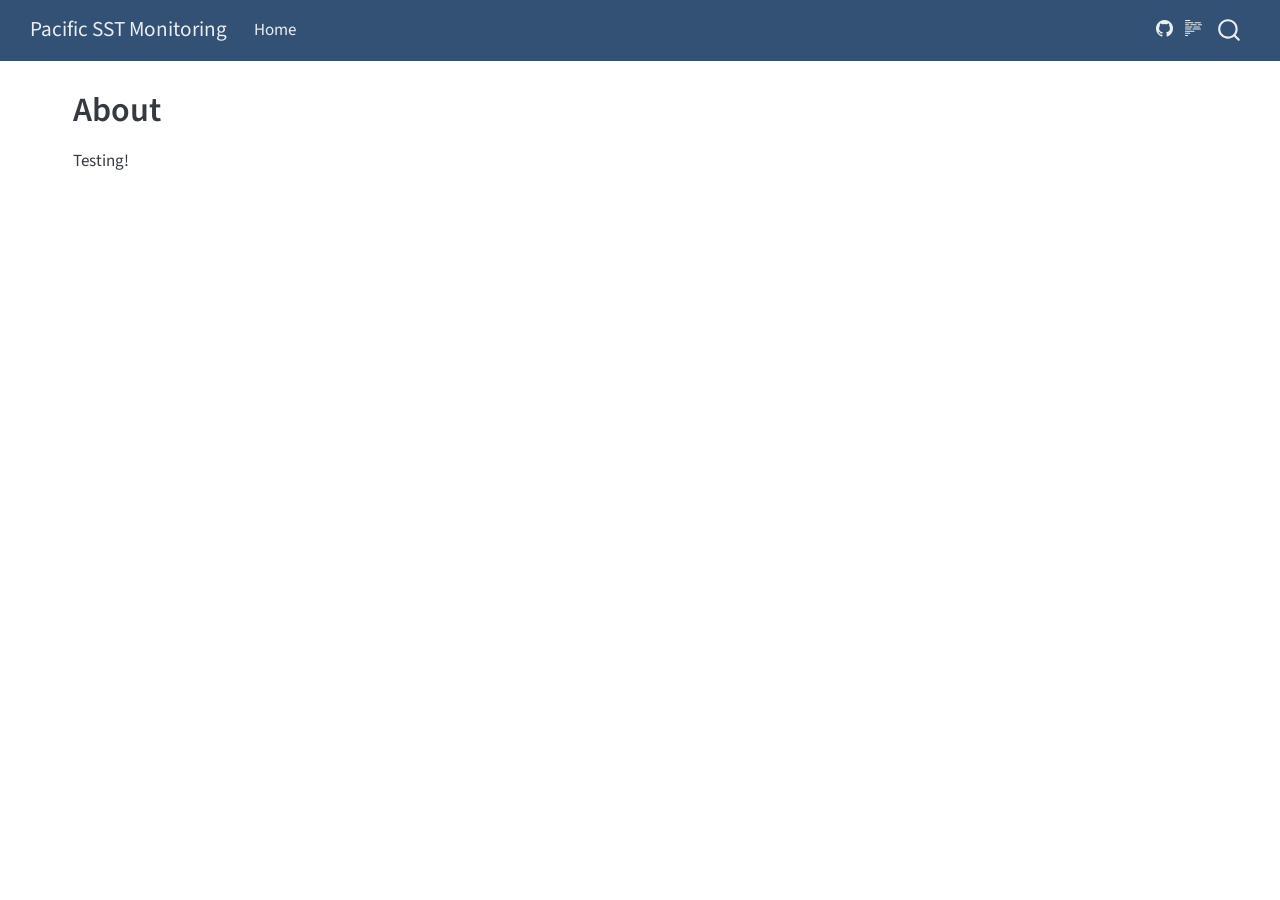
<file: about.html>
<!DOCTYPE html>
<html xmlns="http://www.w3.org/1999/xhtml" lang="en" xml:lang="en"><head>

<meta charset="utf-8">
<meta name="generator" content="quarto-1.9.37">

<meta name="viewport" content="width=device-width, initial-scale=1.0, user-scalable=yes">


<title>About – Pacific SST Monitoring</title>
<style>
/* Default styles provided by pandoc.
** See https://pandoc.org/MANUAL.html#variables-for-html for config info.
*/
code{white-space: pre-wrap;}
span.smallcaps{font-variant: small-caps;}
div.columns{display: flex; gap: min(4vw, 1.5em);}
div.column{flex: auto; overflow-x: auto;}
div.hanging-indent{margin-left: 1.5em; text-indent: -1.5em;}
ul.task-list{list-style: none;}
ul.task-list li input[type="checkbox"] {
  width: 0.8em;
  margin: 0 0.8em 0.2em -1em; /* quarto-specific, see https://github.com/quarto-dev/quarto-cli/issues/4556 */ 
  vertical-align: middle;
}
</style>


<script src="site_libs/quarto-nav/quarto-nav.js"></script>
<script src="site_libs/quarto-nav/headroom.min.js"></script>
<script src="site_libs/clipboard/clipboard.min.js"></script>
<script src="site_libs/quarto-search/autocomplete.umd.js"></script>
<script src="site_libs/quarto-search/fuse.min.js"></script>
<script src="site_libs/quarto-search/quarto-search.js"></script>
<meta name="quarto:offset" content="./">
<link href="./figures/1F30A.svg" rel="icon" type="image/svg+xml">
<script src="site_libs/quarto-html/quarto.js" type="module"></script>
<script src="site_libs/quarto-html/tabsets/tabsets.js" type="module"></script>
<script src="site_libs/quarto-html/popper.min.js"></script>
<script src="site_libs/quarto-html/tippy.umd.min.js"></script>
<script src="site_libs/quarto-html/anchor.min.js"></script>
<link href="site_libs/quarto-html/tippy.css" rel="stylesheet">
<link href="site_libs/quarto-html/quarto-syntax-highlighting-7f8f88aac4f3542376d5c11b86a4c14d.css" rel="stylesheet" id="quarto-text-highlighting-styles">
<script src="site_libs/bootstrap/bootstrap.min.js"></script>
<link href="site_libs/bootstrap/bootstrap-icons.css" rel="stylesheet">
<link href="site_libs/bootstrap/bootstrap-6aceeee8ec4a1783ce4bea7d95453004.min.css" rel="stylesheet" append-hash="true" id="quarto-bootstrap" data-mode="light">
<script id="quarto-search-options" type="application/json">{
  "location": "navbar",
  "copy-button": false,
  "collapse-after": 3,
  "panel-placement": "end",
  "type": "overlay",
  "limit": 50,
  "keyboard-shortcut": [
    "f",
    "/",
    "s"
  ],
  "show-item-context": false,
  "language": {
    "search-no-results-text": "No results",
    "search-matching-documents-text": "matching documents",
    "search-copy-link-title": "Copy link to search",
    "search-hide-matches-text": "Hide additional matches",
    "search-more-match-text": "more match in this document",
    "search-more-matches-text": "more matches in this document",
    "search-clear-button-title": "Clear",
    "search-text-placeholder": "",
    "search-detached-cancel-button-title": "Cancel",
    "search-submit-button-title": "Submit",
    "search-label": "Search"
  }
}</script>


<link rel="stylesheet" href="styles.css">
</head>

<body class="nav-fixed quarto-light">

<div id="quarto-search-results"></div>
  <header id="quarto-header" class="headroom fixed-top">
    <nav class="navbar navbar-expand-lg " data-bs-theme="dark">
      <div class="navbar-container container-fluid">
      <div class="navbar-brand-container mx-auto">
    <a class="navbar-brand" href="./index.html">
    <span class="navbar-title">Pacific SST Monitoring</span>
    </a>
  </div>
            <div id="quarto-search" class="" title="Search"></div>
          <button class="navbar-toggler" type="button" data-bs-toggle="collapse" data-bs-target="#navbarCollapse" aria-controls="navbarCollapse" role="menu" aria-expanded="false" aria-label="Toggle navigation" onclick="if (window.quartoToggleHeadroom) { window.quartoToggleHeadroom(); }">
  <span class="navbar-toggler-icon"></span>
</button>
          <div class="collapse navbar-collapse" id="navbarCollapse">
            <ul class="navbar-nav navbar-nav-scroll me-auto">
  <li class="nav-item">
    <a class="nav-link" href="./index.html"> 
<span class="menu-text">Home</span></a>
  </li>  
</ul>
          </div> <!-- /navcollapse -->
            <div class="quarto-navbar-tools">
    <a href="https://github.com/IOS-OSD-DPG/Pacific_SST_Monitoring" title="" class="quarto-navigation-tool px-1" aria-label="Northeast Pacific SST monitoring"><i class="bi bi-github"></i></a>
  <a href="" class="quarto-reader-toggle quarto-navigation-tool px-1" onclick="window.quartoToggleReader(); return false;" title="Toggle reader mode">
  <div class="quarto-reader-toggle-btn">
  <i class="bi"></i>
  </div>
</a>
</div>
      </div> <!-- /container-fluid -->
    </nav>
</header>
<!-- content -->
<div id="quarto-content" class="quarto-container page-columns page-rows-contents page-layout-full page-navbar">
<!-- sidebar -->
<!-- margin-sidebar -->
    <div id="quarto-margin-sidebar" class="sidebar margin-sidebar zindex-bottom">
        
    </div>
<!-- main -->
<main class="content column-page" id="quarto-document-content">

<header id="title-block-header" class="quarto-title-block default">
<div class="quarto-title">
<h1 class="title">About</h1>
</div>



<div class="quarto-title-meta column-page">

    
  
    
  </div>
  


</header>


<p>Testing!</p>



<a onclick="window.scrollTo(0, 0); return false;" role="button" id="quarto-back-to-top"><i class="bi bi-arrow-up"></i> Back to top</a></main> <!-- /main -->
<script id="quarto-html-after-body" type="application/javascript">
  window.document.addEventListener("DOMContentLoaded", function (event) {
    const icon = "";
    const anchorJS = new window.AnchorJS();
    anchorJS.options = {
      placement: 'right',
      icon: icon
    };
    anchorJS.add('.anchored');
    const isCodeAnnotation = (el) => {
      for (const clz of el.classList) {
        if (clz.startsWith('code-annotation-')) {                     
          return true;
        }
      }
      return false;
    }
    const onCopySuccess = function(e) {
      // button target
      const button = e.trigger;
      // don't keep focus
      button.blur();
      // flash "checked"
      button.classList.add('code-copy-button-checked');
      var currentTitle = button.getAttribute("title");
      button.setAttribute("title", "Copied!");
      let tooltip;
      if (window.bootstrap) {
        button.setAttribute("data-bs-toggle", "tooltip");
        button.setAttribute("data-bs-placement", "left");
        button.setAttribute("data-bs-title", "Copied!");
        tooltip = new bootstrap.Tooltip(button, 
          { trigger: "manual", 
            customClass: "code-copy-button-tooltip",
            offset: [0, -8]});
        tooltip.show();    
      }
      setTimeout(function() {
        if (tooltip) {
          tooltip.hide();
          button.removeAttribute("data-bs-title");
          button.removeAttribute("data-bs-toggle");
          button.removeAttribute("data-bs-placement");
        }
        button.setAttribute("title", currentTitle);
        button.classList.remove('code-copy-button-checked');
      }, 1000);
      // clear code selection
      e.clearSelection();
    }
    const getTextToCopy = function(trigger) {
      const outerScaffold = trigger.parentElement.cloneNode(true);
      const codeEl = outerScaffold.querySelector('code');
      for (const childEl of codeEl.children) {
        if (isCodeAnnotation(childEl)) {
          childEl.remove();
        }
      }
      return codeEl.innerText;
    }
    const clipboard = new window.ClipboardJS('.code-copy-button:not([data-in-quarto-modal])', {
      text: getTextToCopy
    });
    clipboard.on('success', onCopySuccess);
    if (window.document.getElementById('quarto-embedded-source-code-modal')) {
      const clipboardModal = new window.ClipboardJS('.code-copy-button[data-in-quarto-modal]', {
        text: getTextToCopy,
        container: window.document.getElementById('quarto-embedded-source-code-modal')
      });
      clipboardModal.on('success', onCopySuccess);
    }
      var localhostRegex = new RegExp(/^(?:http|https):\/\/localhost\:?[0-9]*\//);
      var mailtoRegex = new RegExp(/^mailto:/);
        var filterRegex = new RegExp("https:\/\/schckngs\.github\.io\/Pacific_SST_Monitoring_Site\/");
      var isInternal = (href) => {
          return filterRegex.test(href) || localhostRegex.test(href) || mailtoRegex.test(href);
      }
      // Inspect non-navigation links and adorn them if external
     var links = window.document.querySelectorAll('a[href]:not(.nav-link):not(.navbar-brand):not(.toc-action):not(.sidebar-link):not(.sidebar-item-toggle):not(.pagination-link):not(.no-external):not([aria-hidden]):not(.dropdown-item):not(.quarto-navigation-tool):not(.about-link)');
      for (var i=0; i<links.length; i++) {
        const link = links[i];
        if (!isInternal(link.href)) {
          // undo the damage that might have been done by quarto-nav.js in the case of
          // links that we want to consider external
          if (link.dataset.originalHref !== undefined) {
            link.href = link.dataset.originalHref;
          }
            // target, if specified
            link.setAttribute("target", "_blank");
            if (link.getAttribute("rel") === null) {
              link.setAttribute("rel", "noopener");
            }
        }
      }
    function tippyHover(el, contentFn, onTriggerFn, onUntriggerFn) {
      const config = {
        allowHTML: true,
        maxWidth: 500,
        delay: 100,
        arrow: false,
        appendTo: function(el) {
            return el.parentElement;
        },
        interactive: true,
        interactiveBorder: 10,
        theme: 'quarto',
        placement: 'bottom-start',
      };
      if (contentFn) {
        config.content = contentFn;
      }
      if (onTriggerFn) {
        config.onTrigger = onTriggerFn;
      }
      if (onUntriggerFn) {
        config.onUntrigger = onUntriggerFn;
      }
      window.tippy(el, config); 
    }
    const noterefs = window.document.querySelectorAll('a[role="doc-noteref"]');
    for (var i=0; i<noterefs.length; i++) {
      const ref = noterefs[i];
      tippyHover(ref, function() {
        // use id or data attribute instead here
        let href = ref.getAttribute('data-footnote-href') || ref.getAttribute('href');
        try { href = new URL(href).hash; } catch {}
        const id = href.replace(/^#\/?/, "");
        const note = window.document.getElementById(id);
        if (note) {
          return note.innerHTML;
        } else {
          return "";
        }
      });
    }
    const xrefs = window.document.querySelectorAll('a.quarto-xref');
    const processXRef = (id, note) => {
      // Strip column container classes
      const stripColumnClz = (el) => {
        el.classList.remove("page-full", "page-columns");
        if (el.children) {
          for (const child of el.children) {
            stripColumnClz(child);
          }
        }
      }
      stripColumnClz(note)
      if (id === null || id.startsWith('sec-')) {
        // Special case sections, only their first couple elements
        const container = document.createElement("div");
        if (note.children && note.children.length > 2) {
          container.appendChild(note.children[0].cloneNode(true));
          for (let i = 1; i < note.children.length; i++) {
            const child = note.children[i];
            if (child.tagName === "P" && child.innerText === "") {
              continue;
            } else {
              container.appendChild(child.cloneNode(true));
              break;
            }
          }
          if (window.Quarto?.typesetMath) {
            window.Quarto.typesetMath(container);
          }
          return container.innerHTML
        } else {
          if (window.Quarto?.typesetMath) {
            window.Quarto.typesetMath(note);
          }
          return note.innerHTML;
        }
      } else {
        // Remove any anchor links if they are present
        const anchorLink = note.querySelector('a.anchorjs-link');
        if (anchorLink) {
          anchorLink.remove();
        }
        if (window.Quarto?.typesetMath) {
          window.Quarto.typesetMath(note);
        }
        if (note.classList.contains("callout")) {
          return note.outerHTML;
        } else {
          return note.innerHTML;
        }
      }
    }
    for (var i=0; i<xrefs.length; i++) {
      const xref = xrefs[i];
      tippyHover(xref, undefined, function(instance) {
        instance.disable();
        let url = xref.getAttribute('href');
        let hash = undefined; 
        if (url.startsWith('#')) {
          hash = url;
        } else {
          try { hash = new URL(url).hash; } catch {}
        }
        if (hash) {
          const id = hash.replace(/^#\/?/, "");
          const note = window.document.getElementById(id);
          if (note !== null) {
            try {
              const html = processXRef(id, note.cloneNode(true));
              instance.setContent(html);
            } finally {
              instance.enable();
              instance.show();
            }
          } else {
            // See if we can fetch this
            fetch(url.split('#')[0])
            .then(res => res.text())
            .then(html => {
              const parser = new DOMParser();
              const htmlDoc = parser.parseFromString(html, "text/html");
              const note = htmlDoc.getElementById(id);
              if (note !== null) {
                const html = processXRef(id, note);
                instance.setContent(html);
              } 
            }).finally(() => {
              instance.enable();
              instance.show();
            });
          }
        } else {
          // See if we can fetch a full url (with no hash to target)
          // This is a special case and we should probably do some content thinning / targeting
          fetch(url)
          .then(res => res.text())
          .then(html => {
            const parser = new DOMParser();
            const htmlDoc = parser.parseFromString(html, "text/html");
            const note = htmlDoc.querySelector('main.content');
            if (note !== null) {
              // This should only happen for chapter cross references
              // (since there is no id in the URL)
              // remove the first header
              if (note.children.length > 0 && note.children[0].tagName === "HEADER") {
                note.children[0].remove();
              }
              const html = processXRef(null, note);
              instance.setContent(html);
            } 
          }).finally(() => {
            instance.enable();
            instance.show();
          });
        }
      }, function(instance) {
      });
    }
        let selectedAnnoteEl;
        const selectorForAnnotation = ( cell, annotation) => {
          let cellAttr = 'data-code-cell="' + cell + '"';
          let lineAttr = 'data-code-annotation="' +  annotation + '"';
          const selector = 'span[' + cellAttr + '][' + lineAttr + ']';
          return selector;
        }
        const selectCodeLines = (annoteEl) => {
          const doc = window.document;
          const targetCell = annoteEl.getAttribute("data-target-cell");
          const targetAnnotation = annoteEl.getAttribute("data-target-annotation");
          const annoteSpan = window.document.querySelector(selectorForAnnotation(targetCell, targetAnnotation));
          const lines = annoteSpan.getAttribute("data-code-lines").split(",");
          const lineIds = lines.map((line) => {
            return targetCell + "-" + line;
          })
          let top = null;
          let height = null;
          let parent = null;
          if (lineIds.length > 0) {
              //compute the position of the single el (top and bottom and make a div)
              const el = window.document.getElementById(lineIds[0]);
              top = el.offsetTop;
              height = el.offsetHeight;
              parent = el.parentElement.parentElement;
            if (lineIds.length > 1) {
              const lastEl = window.document.getElementById(lineIds[lineIds.length - 1]);
              const bottom = lastEl.offsetTop + lastEl.offsetHeight;
              height = bottom - top;
            }
            if (top !== null && height !== null && parent !== null) {
              // cook up a div (if necessary) and position it 
              let div = window.document.getElementById("code-annotation-line-highlight");
              if (div === null) {
                div = window.document.createElement("div");
                div.setAttribute("id", "code-annotation-line-highlight");
                div.style.position = 'absolute';
                parent.appendChild(div);
              }
              div.style.top = top - 2 + "px";
              div.style.height = height + 4 + "px";
              div.style.left = 0;
              let gutterDiv = window.document.getElementById("code-annotation-line-highlight-gutter");
              if (gutterDiv === null) {
                gutterDiv = window.document.createElement("div");
                gutterDiv.setAttribute("id", "code-annotation-line-highlight-gutter");
                gutterDiv.style.position = 'absolute';
                const codeCell = window.document.getElementById(targetCell);
                const gutter = codeCell.querySelector('.code-annotation-gutter');
                gutter.appendChild(gutterDiv);
              }
              gutterDiv.style.top = top - 2 + "px";
              gutterDiv.style.height = height + 4 + "px";
            }
            selectedAnnoteEl = annoteEl;
          }
        };
        const unselectCodeLines = () => {
          const elementsIds = ["code-annotation-line-highlight", "code-annotation-line-highlight-gutter"];
          elementsIds.forEach((elId) => {
            const div = window.document.getElementById(elId);
            if (div) {
              div.remove();
            }
          });
          selectedAnnoteEl = undefined;
        };
          // Handle positioning of the toggle
      window.addEventListener(
        "resize",
        throttle(() => {
          elRect = undefined;
          if (selectedAnnoteEl) {
            selectCodeLines(selectedAnnoteEl);
          }
        }, 10)
      );
      function throttle(fn, ms) {
      let throttle = false;
      let timer;
        return (...args) => {
          if(!throttle) { // first call gets through
              fn.apply(this, args);
              throttle = true;
          } else { // all the others get throttled
              if(timer) clearTimeout(timer); // cancel #2
              timer = setTimeout(() => {
                fn.apply(this, args);
                timer = throttle = false;
              }, ms);
          }
        };
      }
        // Attach click handler to the DT
        const annoteDls = window.document.querySelectorAll('dt[data-target-cell]');
        for (const annoteDlNode of annoteDls) {
          annoteDlNode.addEventListener('click', (event) => {
            const clickedEl = event.target;
            if (clickedEl !== selectedAnnoteEl) {
              unselectCodeLines();
              const activeEl = window.document.querySelector('dt[data-target-cell].code-annotation-active');
              if (activeEl) {
                activeEl.classList.remove('code-annotation-active');
              }
              selectCodeLines(clickedEl);
              clickedEl.classList.add('code-annotation-active');
            } else {
              // Unselect the line
              unselectCodeLines();
              clickedEl.classList.remove('code-annotation-active');
            }
          });
        }
    const findCites = (el) => {
      const parentEl = el.parentElement;
      if (parentEl) {
        const cites = parentEl.dataset.cites;
        if (cites) {
          return {
            el,
            cites: cites.split(' ')
          };
        } else {
          return findCites(el.parentElement)
        }
      } else {
        return undefined;
      }
    };
    var bibliorefs = window.document.querySelectorAll('a[role="doc-biblioref"]');
    for (var i=0; i<bibliorefs.length; i++) {
      const ref = bibliorefs[i];
      const citeInfo = findCites(ref);
      if (citeInfo) {
        tippyHover(citeInfo.el, function() {
          var popup = window.document.createElement('div');
          citeInfo.cites.forEach(function(cite) {
            var citeDiv = window.document.createElement('div');
            citeDiv.classList.add('hanging-indent');
            citeDiv.classList.add('csl-entry');
            var biblioDiv = window.document.getElementById('ref-' + cite);
            if (biblioDiv) {
              citeDiv.innerHTML = biblioDiv.innerHTML;
            }
            popup.appendChild(citeDiv);
          });
          return popup.innerHTML;
        });
      }
    }
  });
  </script>
</div> <!-- /content -->




</body></html>
</file>
<file: docs/site_libs/quarto-html/tippy.css>
.tippy-box[data-animation=fade][data-state=hidden]{opacity:0}[data-tippy-root]{max-width:calc(100vw - 10px)}.tippy-box{position:relative;background-color:#333;color:#fff;border-radius:4px;font-size:14px;line-height:1.4;white-space:normal;outline:0;transition-property:transform,visibility,opacity}.tippy-box[data-placement^=top]>.tippy-arrow{bottom:0}.tippy-box[data-placement^=top]>.tippy-arrow:before{bottom:-7px;left:0;border-width:8px 8px 0;border-top-color:initial;transform-origin:center top}.tippy-box[data-placement^=bottom]>.tippy-arrow{top:0}.tippy-box[data-placement^=bottom]>.tippy-arrow:before{top:-7px;left:0;border-width:0 8px 8px;border-bottom-color:initial;transform-origin:center bottom}.tippy-box[data-placement^=left]>.tippy-arrow{right:0}.tippy-box[data-placement^=left]>.tippy-arrow:before{border-width:8px 0 8px 8px;border-left-color:initial;right:-7px;transform-origin:center left}.tippy-box[data-placement^=right]>.tippy-arrow{left:0}.tippy-box[data-placement^=right]>.tippy-arrow:before{left:-7px;border-width:8px 8px 8px 0;border-right-color:initial;transform-origin:center right}.tippy-box[data-inertia][data-state=visible]{transition-timing-function:cubic-bezier(.54,1.5,.38,1.11)}.tippy-arrow{width:16px;height:16px;color:#333}.tippy-arrow:before{content:"";position:absolute;border-color:transparent;border-style:solid}.tippy-content{position:relative;padding:5px 9px;z-index:1}
</file>
<file: docs/site_libs/quarto-html/quarto-syntax-highlighting-7f8f88aac4f3542376d5c11b86a4c14d.css>
/* quarto syntax highlight colors */
:root {
  --quarto-hl-ot-color: #003B4F;
  --quarto-hl-at-color: #657422;
  --quarto-hl-ss-color: #20794D;
  --quarto-hl-an-color: #5E5E5E;
  --quarto-hl-fu-color: #4758AB;
  --quarto-hl-st-color: #20794D;
  --quarto-hl-cf-color: #003B4F;
  --quarto-hl-op-color: #5E5E5E;
  --quarto-hl-er-color: #AD0000;
  --quarto-hl-bn-color: #AD0000;
  --quarto-hl-al-color: #AD0000;
  --quarto-hl-va-color: #111111;
  --quarto-hl-bu-color: inherit;
  --quarto-hl-ex-color: inherit;
  --quarto-hl-pp-color: #AD0000;
  --quarto-hl-in-color: #5E5E5E;
  --quarto-hl-vs-color: #20794D;
  --quarto-hl-wa-color: #5E5E5E;
  --quarto-hl-do-color: #5E5E5E;
  --quarto-hl-im-color: #00769E;
  --quarto-hl-ch-color: #20794D;
  --quarto-hl-dt-color: #AD0000;
  --quarto-hl-fl-color: #AD0000;
  --quarto-hl-co-color: #5E5E5E;
  --quarto-hl-cv-color: #5E5E5E;
  --quarto-hl-cn-color: #8f5902;
  --quarto-hl-sc-color: #5E5E5E;
  --quarto-hl-dv-color: #AD0000;
  --quarto-hl-kw-color: #003B4F;
}

/* other quarto variables */
:root {
  --quarto-font-monospace: SFMono-Regular, Menlo, Monaco, Consolas, "Liberation Mono", "Courier New", monospace;
}

/* syntax highlight based on Pandoc's rules */
pre > code.sourceCode > span {
  color: #003B4F;
}

code.sourceCode > span {
  color: #003B4F;
}

div.sourceCode,
div.sourceCode pre.sourceCode {
  color: #003B4F;
}

/* Normal */
code span {
  color: #003B4F;
}

/* Alert */
code span.al {
  color: #AD0000;
  font-style: inherit;
}

/* Annotation */
code span.an {
  color: #5E5E5E;
  font-style: inherit;
}

/* Attribute */
code span.at {
  color: #657422;
  font-style: inherit;
}

/* BaseN */
code span.bn {
  color: #AD0000;
  font-style: inherit;
}

/* BuiltIn */
code span.bu {
  font-style: inherit;
}

/* ControlFlow */
code span.cf {
  color: #003B4F;
  font-weight: bold;
  font-style: inherit;
}

/* Char */
code span.ch {
  color: #20794D;
  font-style: inherit;
}

/* Constant */
code span.cn {
  color: #8f5902;
  font-style: inherit;
}

/* Comment */
code span.co {
  color: #5E5E5E;
  font-style: inherit;
}

/* CommentVar */
code span.cv {
  color: #5E5E5E;
  font-style: italic;
}

/* Documentation */
code span.do {
  color: #5E5E5E;
  font-style: italic;
}

/* DataType */
code span.dt {
  color: #AD0000;
  font-style: inherit;
}

/* DecVal */
code span.dv {
  color: #AD0000;
  font-style: inherit;
}

/* Error */
code span.er {
  color: #AD0000;
  font-style: inherit;
}

/* Extension */
code span.ex {
  font-style: inherit;
}

/* Float */
code span.fl {
  color: #AD0000;
  font-style: inherit;
}

/* Function */
code span.fu {
  color: #4758AB;
  font-style: inherit;
}

/* Import */
code span.im {
  color: #00769E;
  font-style: inherit;
}

/* Information */
code span.in {
  color: #5E5E5E;
  font-style: inherit;
}

/* Keyword */
code span.kw {
  color: #003B4F;
  font-weight: bold;
  font-style: inherit;
}

/* Operator */
code span.op {
  color: #5E5E5E;
  font-style: inherit;
}

/* Other */
code span.ot {
  color: #003B4F;
  font-style: inherit;
}

/* Preprocessor */
code span.pp {
  color: #AD0000;
  font-style: inherit;
}

/* SpecialChar */
code span.sc {
  color: #5E5E5E;
  font-style: inherit;
}

/* SpecialString */
code span.ss {
  color: #20794D;
  font-style: inherit;
}

/* String */
code span.st {
  color: #20794D;
  font-style: inherit;
}

/* Variable */
code span.va {
  color: #111111;
  font-style: inherit;
}

/* VerbatimString */
code span.vs {
  color: #20794D;
  font-style: inherit;
}

/* Warning */
code span.wa {
  color: #5E5E5E;
  font-style: italic;
}

.prevent-inlining {
  content: "</";
}

/*# sourceMappingURL=789ad8cd35626ba772517505b42a116e.css.map */
</file>
<file: docs/styles.css>
/* css styles */
</file>
<file: site_libs/quarto-html/tippy.css>
.tippy-box[data-animation=fade][data-state=hidden]{opacity:0}[data-tippy-root]{max-width:calc(100vw - 10px)}.tippy-box{position:relative;background-color:#333;color:#fff;border-radius:4px;font-size:14px;line-height:1.4;white-space:normal;outline:0;transition-property:transform,visibility,opacity}.tippy-box[data-placement^=top]>.tippy-arrow{bottom:0}.tippy-box[data-placement^=top]>.tippy-arrow:before{bottom:-7px;left:0;border-width:8px 8px 0;border-top-color:initial;transform-origin:center top}.tippy-box[data-placement^=bottom]>.tippy-arrow{top:0}.tippy-box[data-placement^=bottom]>.tippy-arrow:before{top:-7px;left:0;border-width:0 8px 8px;border-bottom-color:initial;transform-origin:center bottom}.tippy-box[data-placement^=left]>.tippy-arrow{right:0}.tippy-box[data-placement^=left]>.tippy-arrow:before{border-width:8px 0 8px 8px;border-left-color:initial;right:-7px;transform-origin:center left}.tippy-box[data-placement^=right]>.tippy-arrow{left:0}.tippy-box[data-placement^=right]>.tippy-arrow:before{left:-7px;border-width:8px 8px 8px 0;border-right-color:initial;transform-origin:center right}.tippy-box[data-inertia][data-state=visible]{transition-timing-function:cubic-bezier(.54,1.5,.38,1.11)}.tippy-arrow{width:16px;height:16px;color:#333}.tippy-arrow:before{content:"";position:absolute;border-color:transparent;border-style:solid}.tippy-content{position:relative;padding:5px 9px;z-index:1}
</file>
<file: site_libs/quarto-html/quarto-syntax-highlighting-7f8f88aac4f3542376d5c11b86a4c14d.css>
/* quarto syntax highlight colors */
:root {
  --quarto-hl-ot-color: #003B4F;
  --quarto-hl-at-color: #657422;
  --quarto-hl-ss-color: #20794D;
  --quarto-hl-an-color: #5E5E5E;
  --quarto-hl-fu-color: #4758AB;
  --quarto-hl-st-color: #20794D;
  --quarto-hl-cf-color: #003B4F;
  --quarto-hl-op-color: #5E5E5E;
  --quarto-hl-er-color: #AD0000;
  --quarto-hl-bn-color: #AD0000;
  --quarto-hl-al-color: #AD0000;
  --quarto-hl-va-color: #111111;
  --quarto-hl-bu-color: inherit;
  --quarto-hl-ex-color: inherit;
  --quarto-hl-pp-color: #AD0000;
  --quarto-hl-in-color: #5E5E5E;
  --quarto-hl-vs-color: #20794D;
  --quarto-hl-wa-color: #5E5E5E;
  --quarto-hl-do-color: #5E5E5E;
  --quarto-hl-im-color: #00769E;
  --quarto-hl-ch-color: #20794D;
  --quarto-hl-dt-color: #AD0000;
  --quarto-hl-fl-color: #AD0000;
  --quarto-hl-co-color: #5E5E5E;
  --quarto-hl-cv-color: #5E5E5E;
  --quarto-hl-cn-color: #8f5902;
  --quarto-hl-sc-color: #5E5E5E;
  --quarto-hl-dv-color: #AD0000;
  --quarto-hl-kw-color: #003B4F;
}

/* other quarto variables */
:root {
  --quarto-font-monospace: SFMono-Regular, Menlo, Monaco, Consolas, "Liberation Mono", "Courier New", monospace;
}

/* syntax highlight based on Pandoc's rules */
pre > code.sourceCode > span {
  color: #003B4F;
}

code.sourceCode > span {
  color: #003B4F;
}

div.sourceCode,
div.sourceCode pre.sourceCode {
  color: #003B4F;
}

/* Normal */
code span {
  color: #003B4F;
}

/* Alert */
code span.al {
  color: #AD0000;
  font-style: inherit;
}

/* Annotation */
code span.an {
  color: #5E5E5E;
  font-style: inherit;
}

/* Attribute */
code span.at {
  color: #657422;
  font-style: inherit;
}

/* BaseN */
code span.bn {
  color: #AD0000;
  font-style: inherit;
}

/* BuiltIn */
code span.bu {
  font-style: inherit;
}

/* ControlFlow */
code span.cf {
  color: #003B4F;
  font-weight: bold;
  font-style: inherit;
}

/* Char */
code span.ch {
  color: #20794D;
  font-style: inherit;
}

/* Constant */
code span.cn {
  color: #8f5902;
  font-style: inherit;
}

/* Comment */
code span.co {
  color: #5E5E5E;
  font-style: inherit;
}

/* CommentVar */
code span.cv {
  color: #5E5E5E;
  font-style: italic;
}

/* Documentation */
code span.do {
  color: #5E5E5E;
  font-style: italic;
}

/* DataType */
code span.dt {
  color: #AD0000;
  font-style: inherit;
}

/* DecVal */
code span.dv {
  color: #AD0000;
  font-style: inherit;
}

/* Error */
code span.er {
  color: #AD0000;
  font-style: inherit;
}

/* Extension */
code span.ex {
  font-style: inherit;
}

/* Float */
code span.fl {
  color: #AD0000;
  font-style: inherit;
}

/* Function */
code span.fu {
  color: #4758AB;
  font-style: inherit;
}

/* Import */
code span.im {
  color: #00769E;
  font-style: inherit;
}

/* Information */
code span.in {
  color: #5E5E5E;
  font-style: inherit;
}

/* Keyword */
code span.kw {
  color: #003B4F;
  font-weight: bold;
  font-style: inherit;
}

/* Operator */
code span.op {
  color: #5E5E5E;
  font-style: inherit;
}

/* Other */
code span.ot {
  color: #003B4F;
  font-style: inherit;
}

/* Preprocessor */
code span.pp {
  color: #AD0000;
  font-style: inherit;
}

/* SpecialChar */
code span.sc {
  color: #5E5E5E;
  font-style: inherit;
}

/* SpecialString */
code span.ss {
  color: #20794D;
  font-style: inherit;
}

/* String */
code span.st {
  color: #20794D;
  font-style: inherit;
}

/* Variable */
code span.va {
  color: #111111;
  font-style: inherit;
}

/* VerbatimString */
code span.vs {
  color: #20794D;
  font-style: inherit;
}

/* Warning */
code span.wa {
  color: #5E5E5E;
  font-style: italic;
}

.prevent-inlining {
  content: "</";
}

/*# sourceMappingURL=789ad8cd35626ba772517505b42a116e.css.map */
</file>
<file: styles.css>
/* css styles */
</file>
